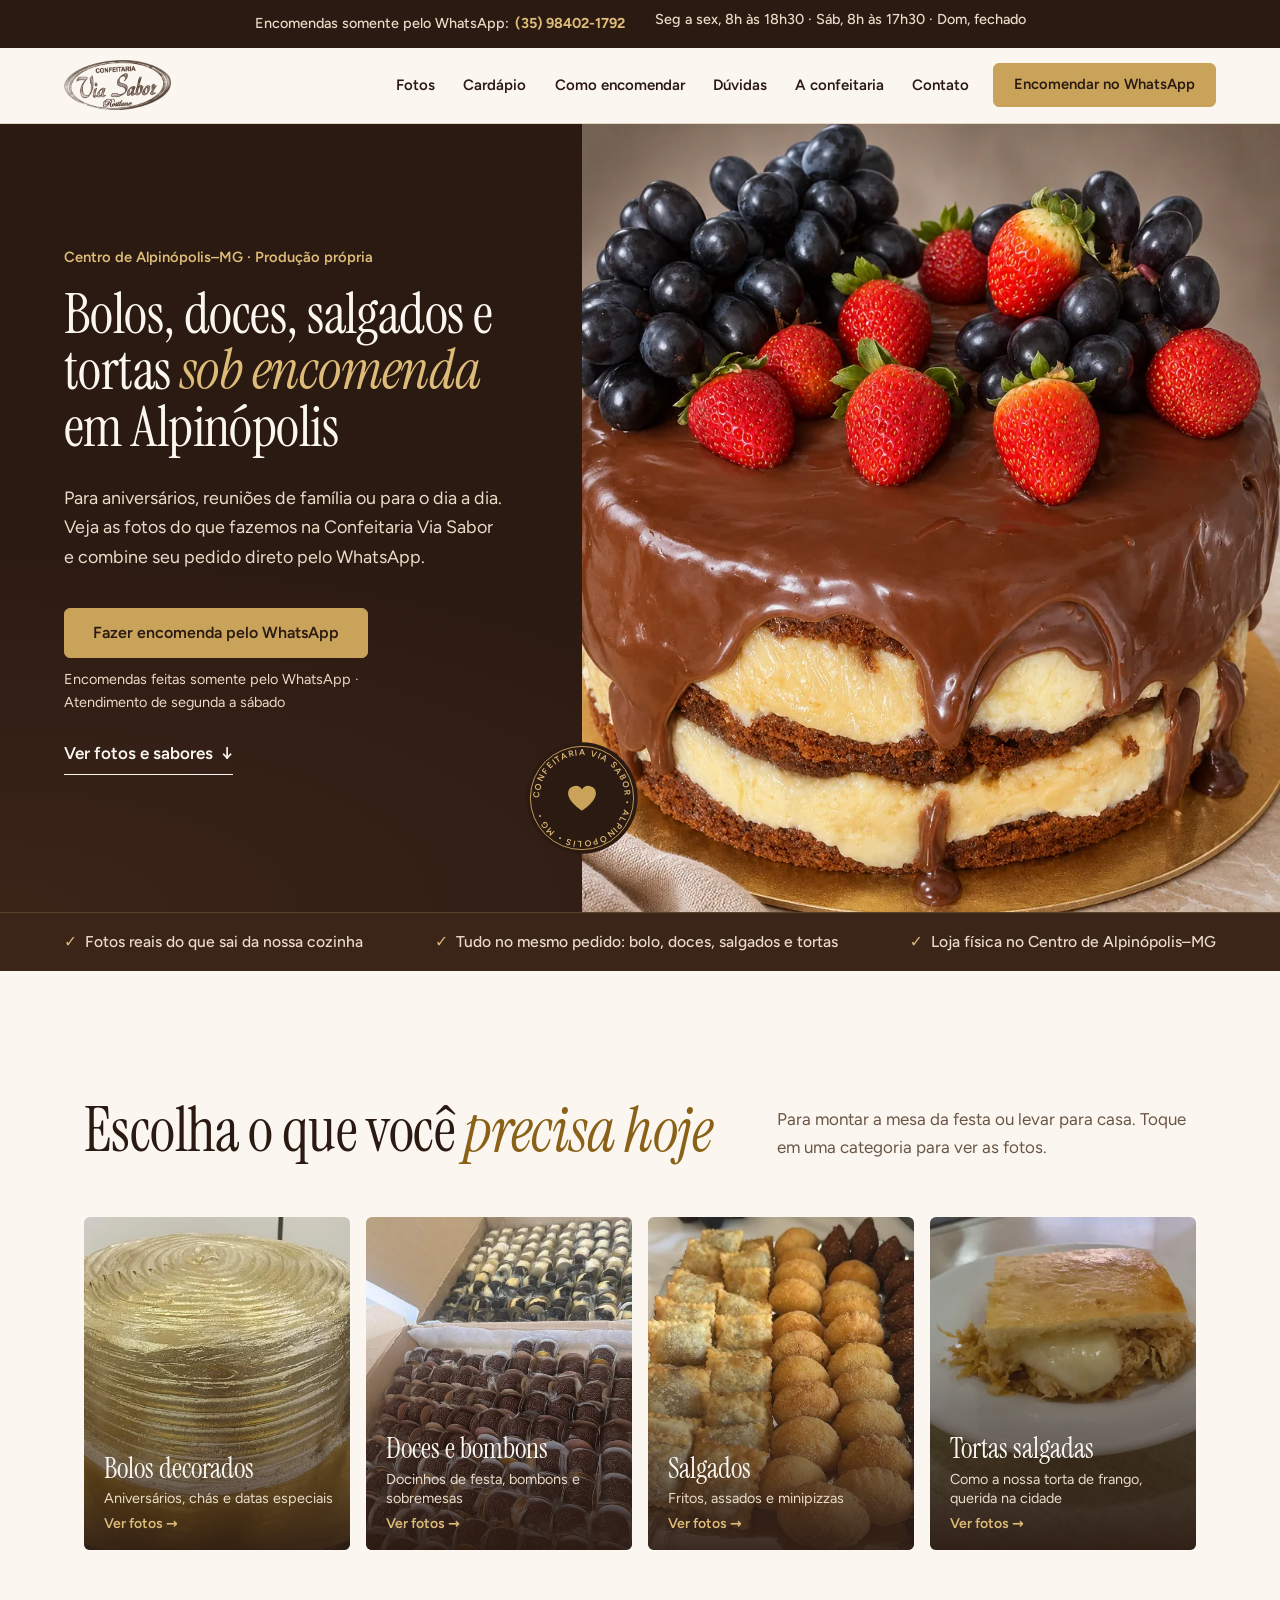
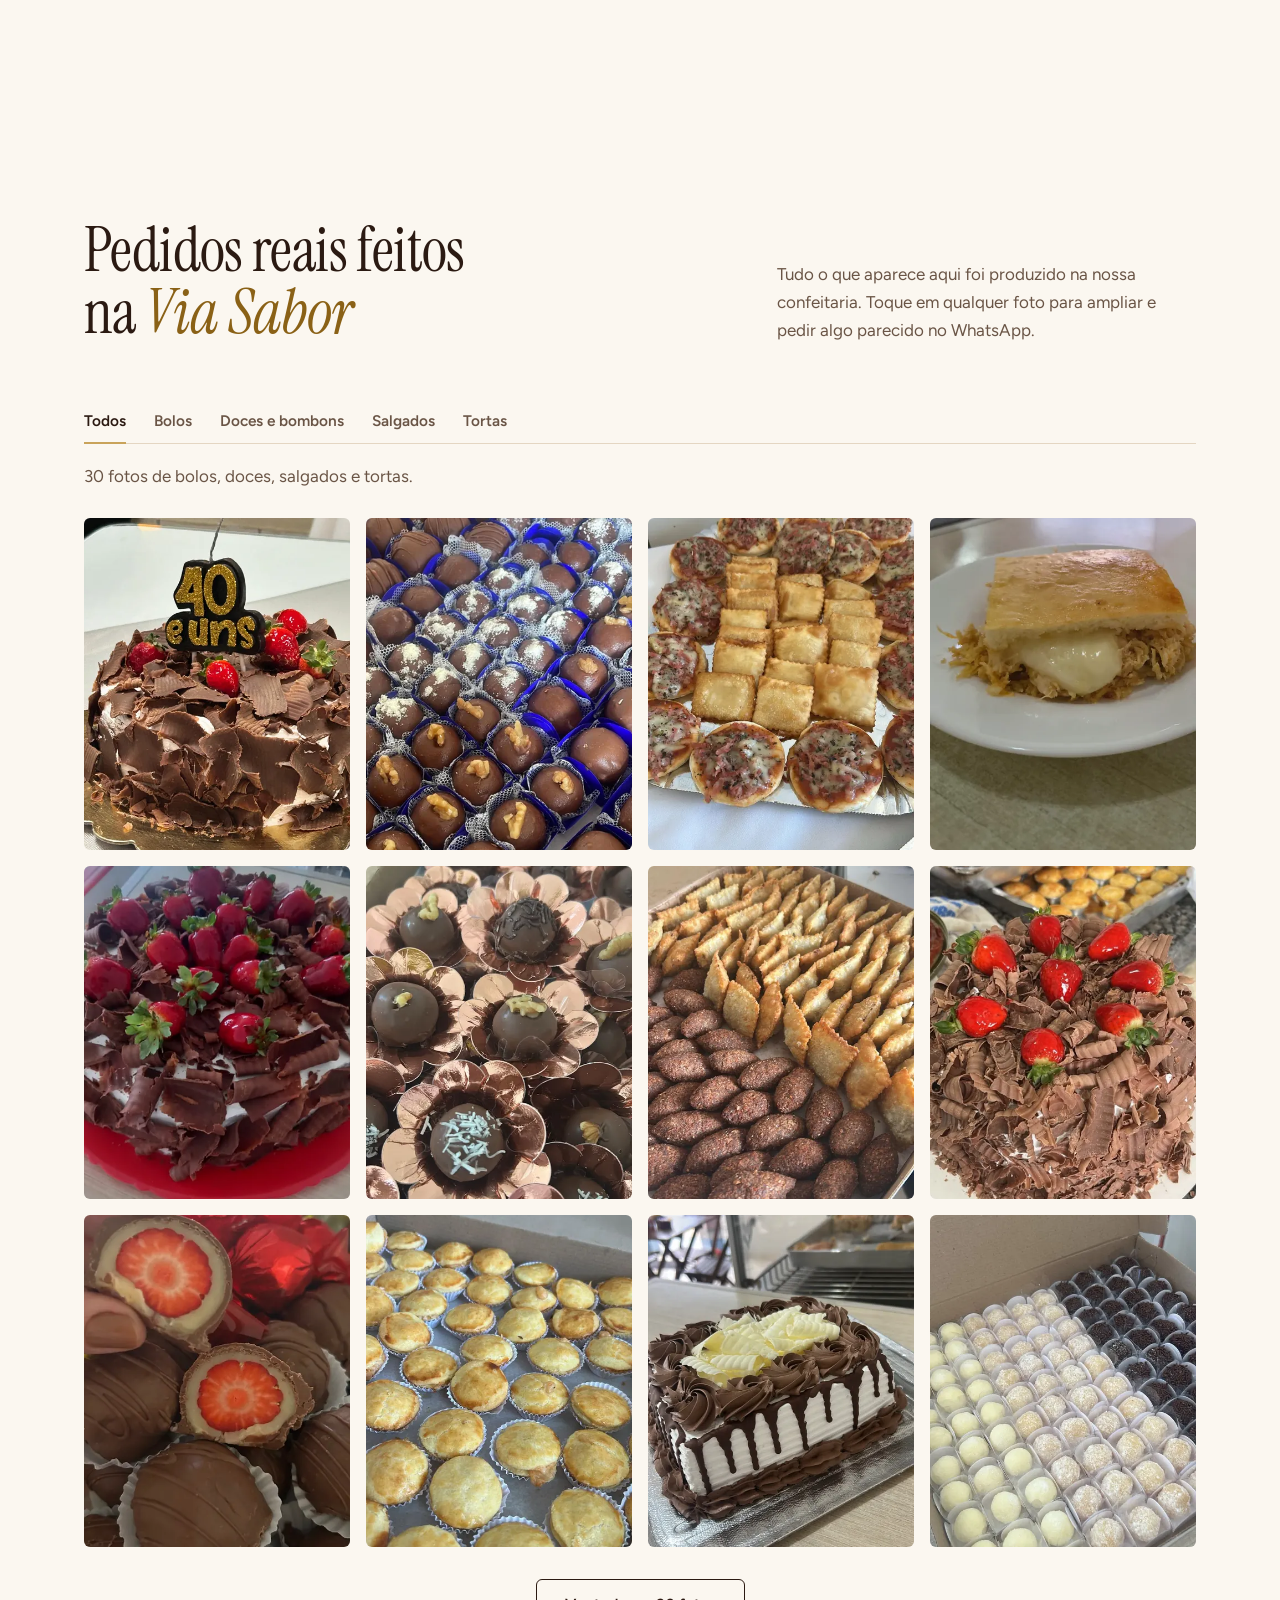
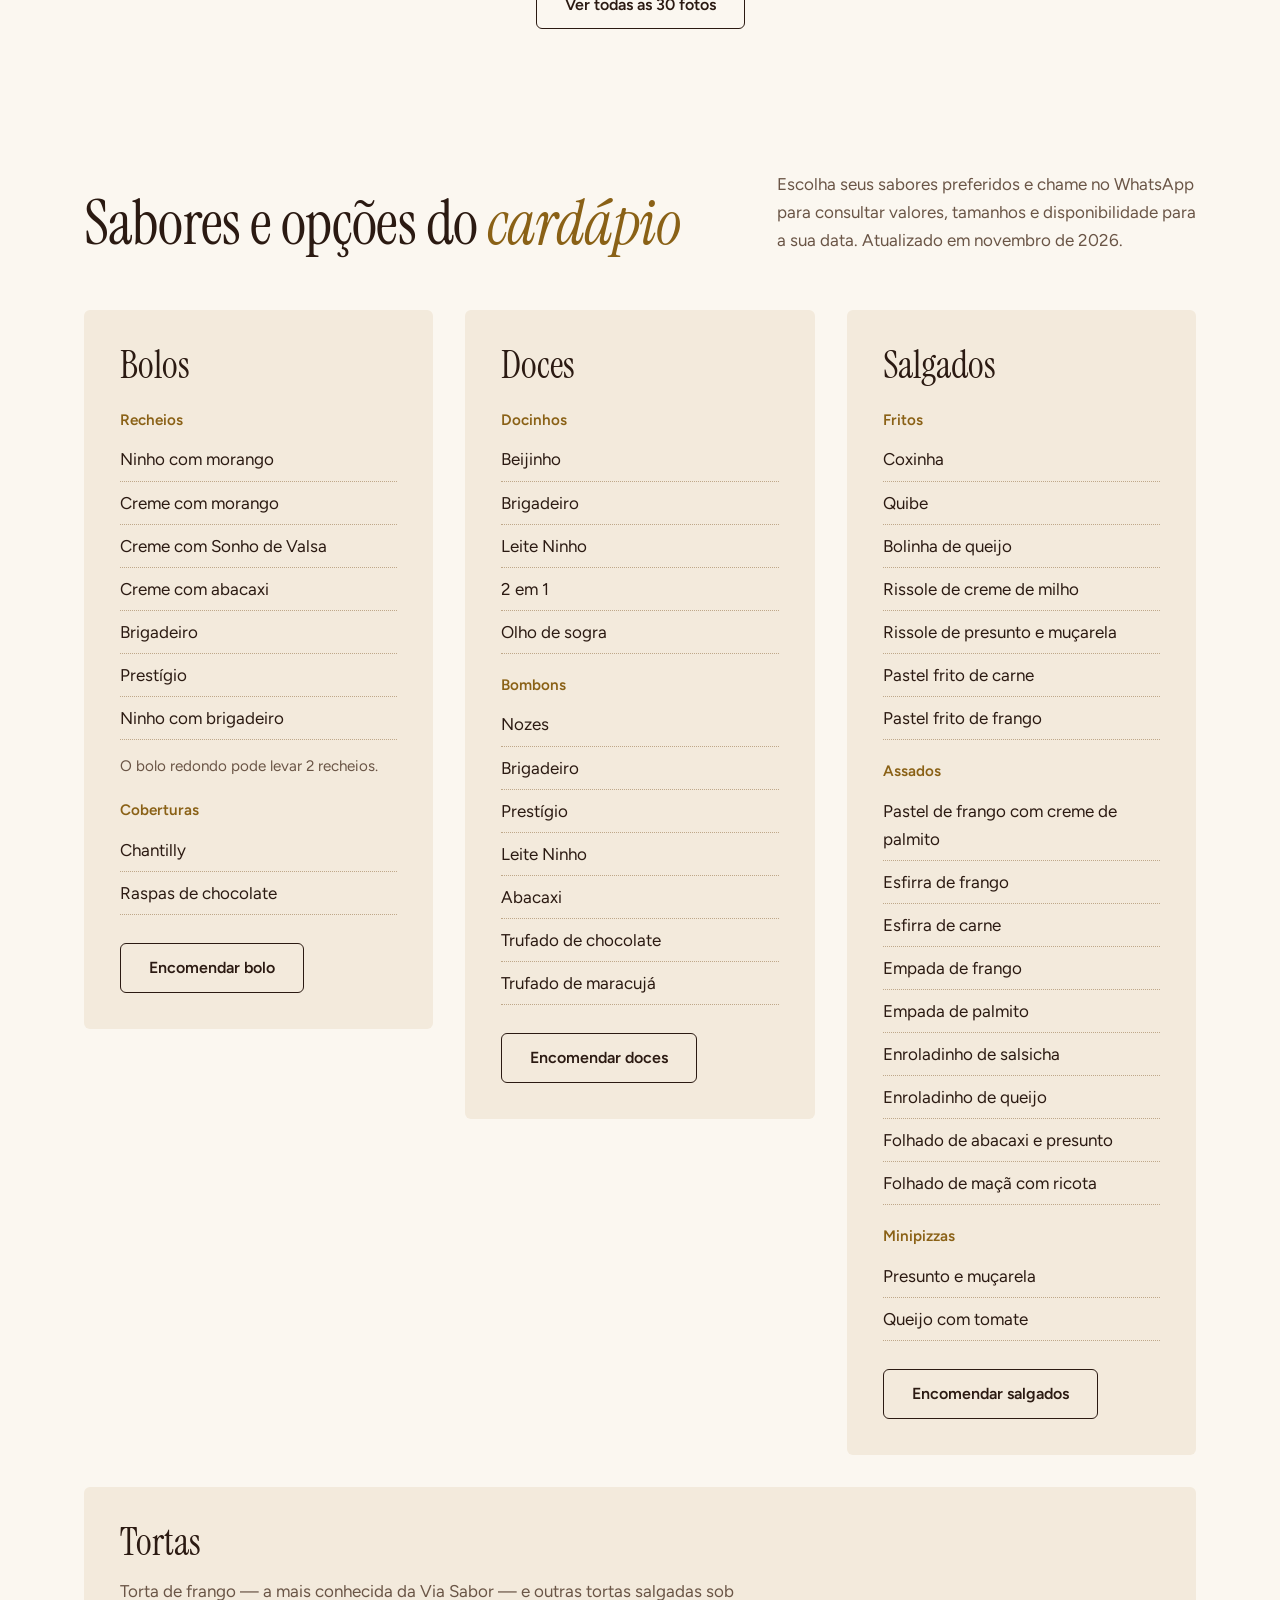
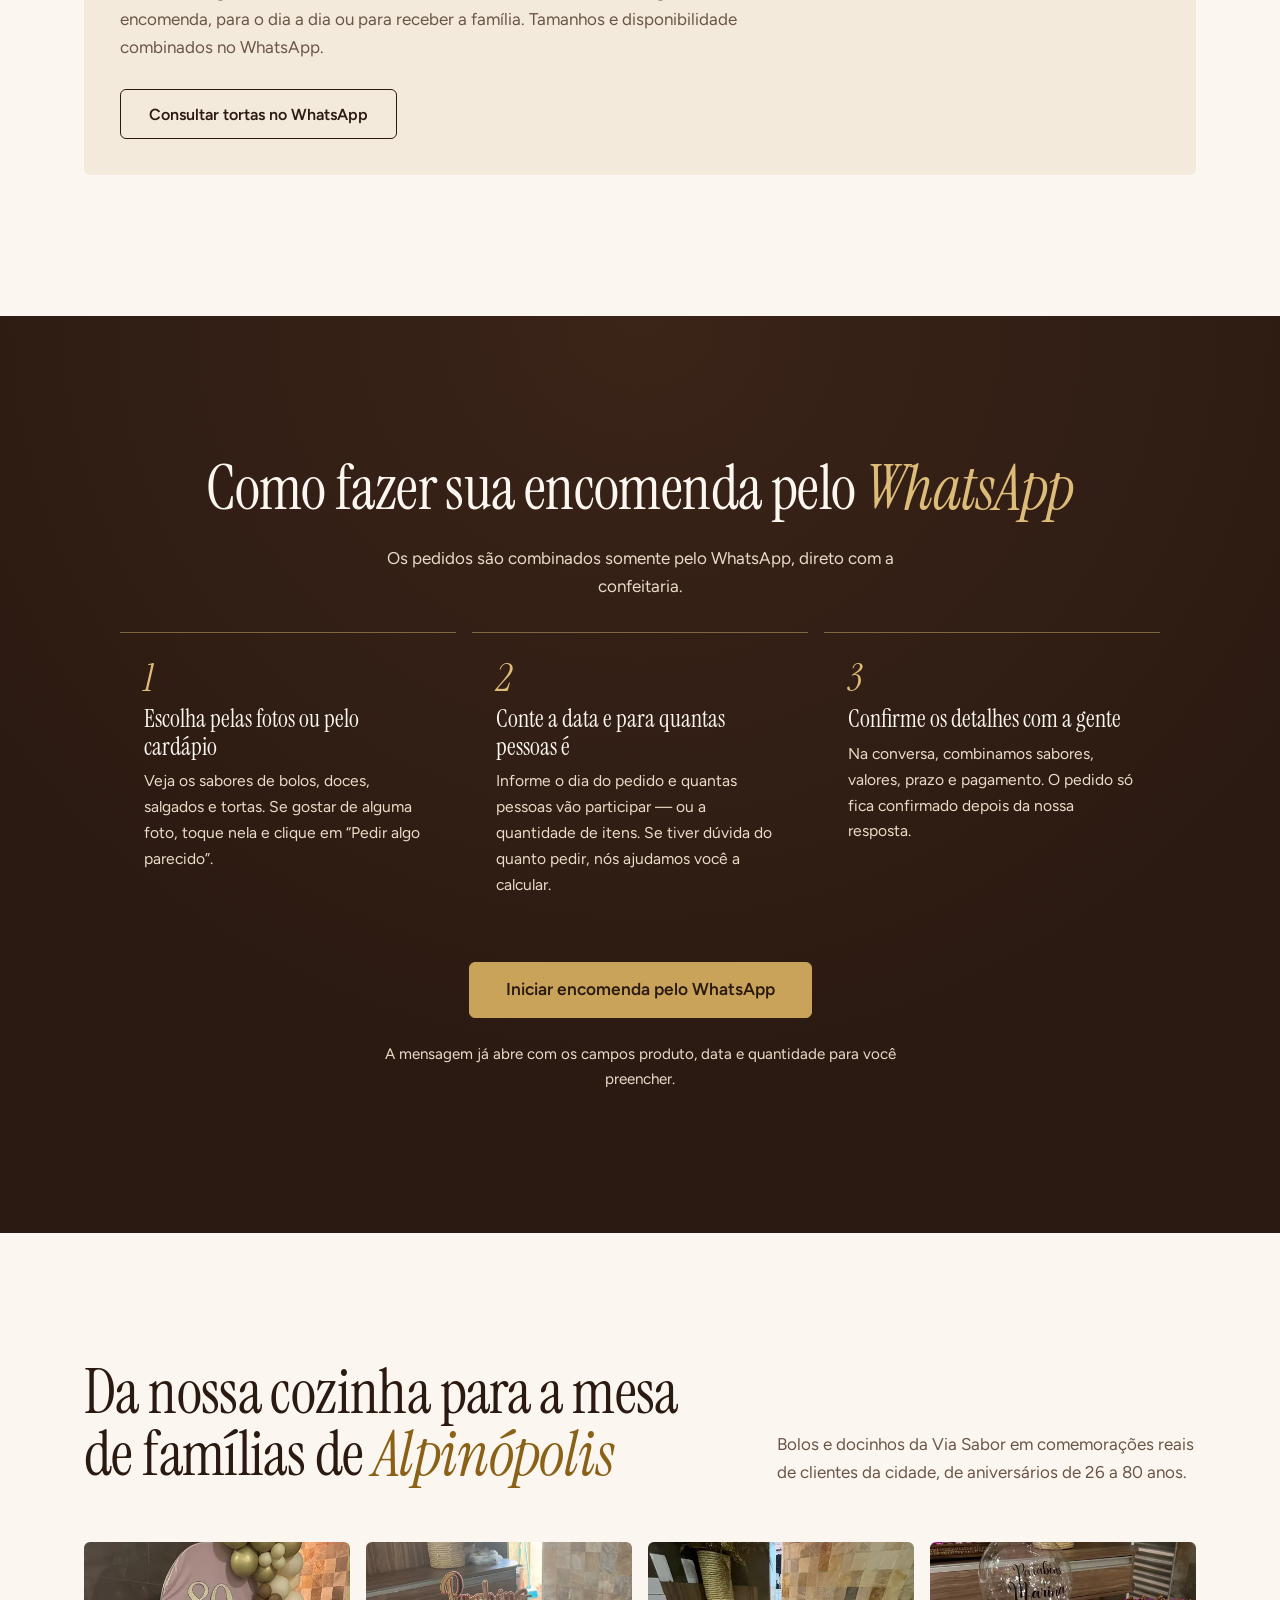
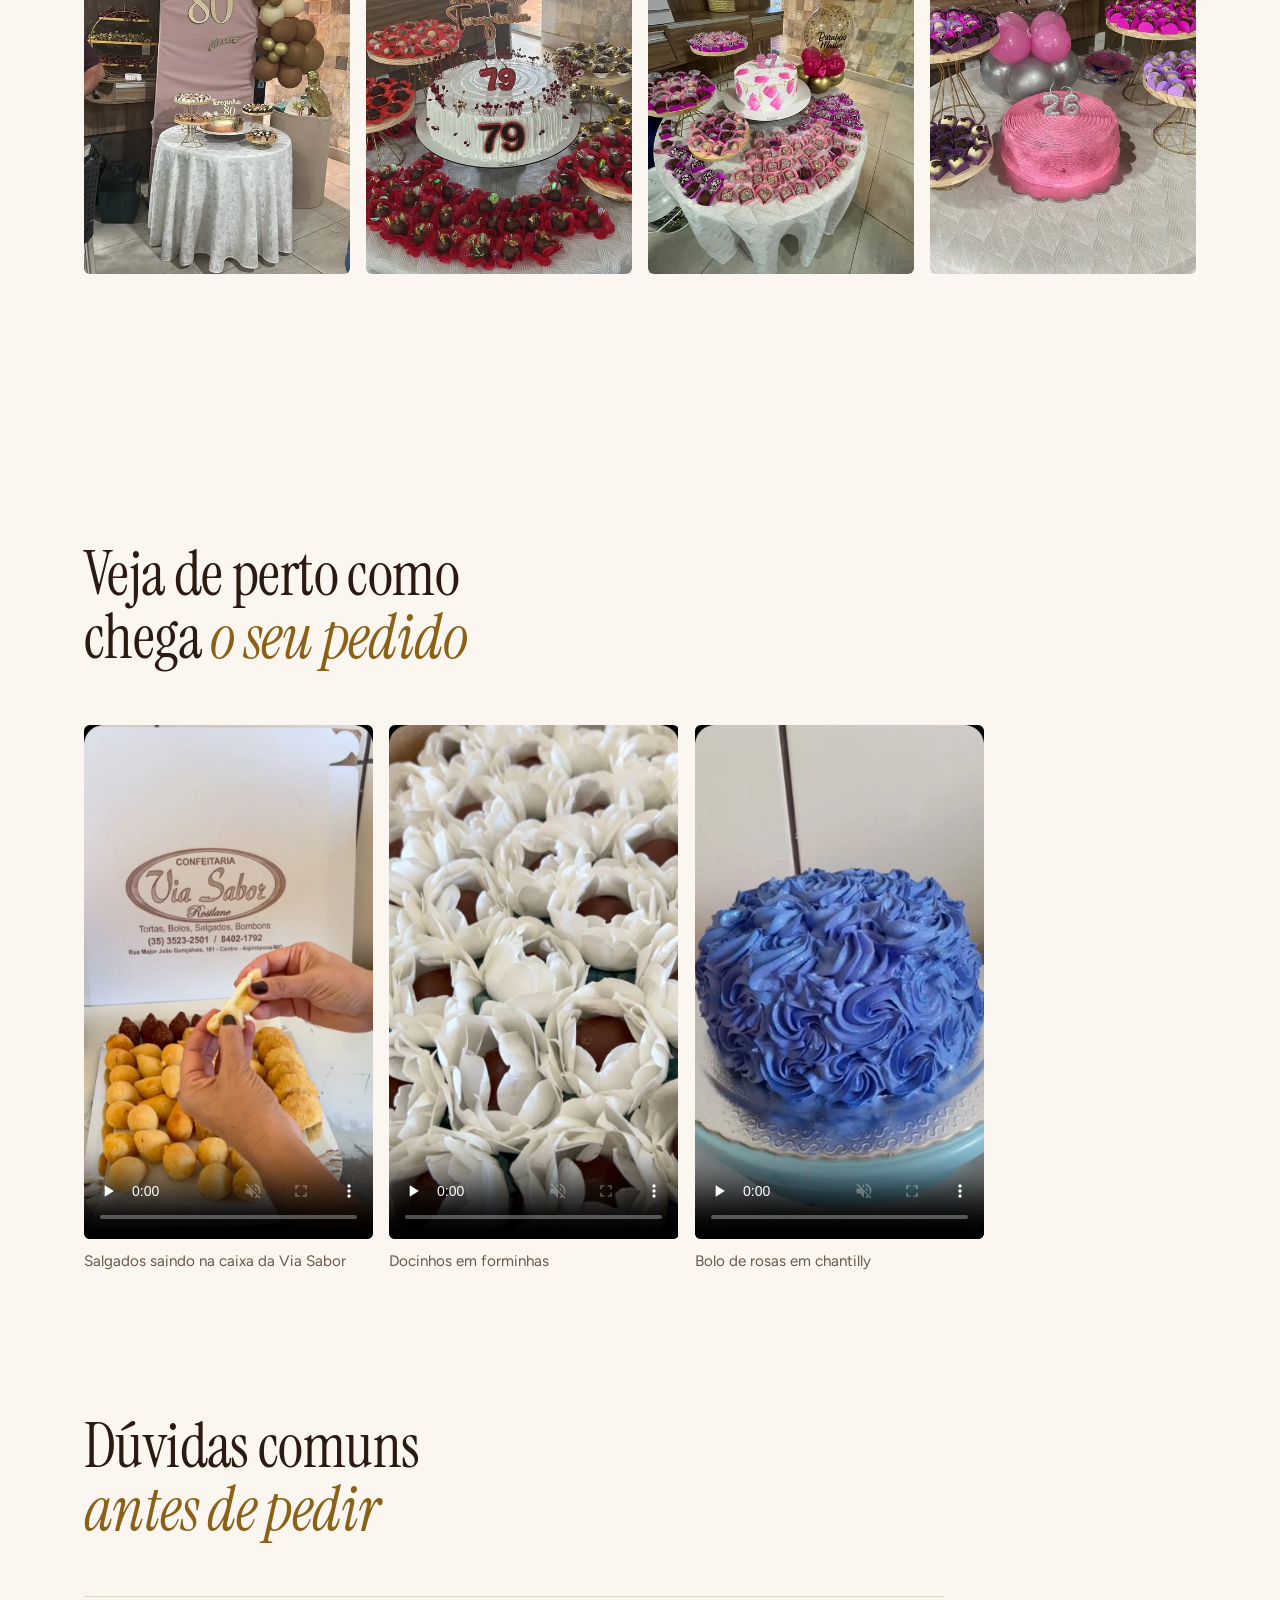
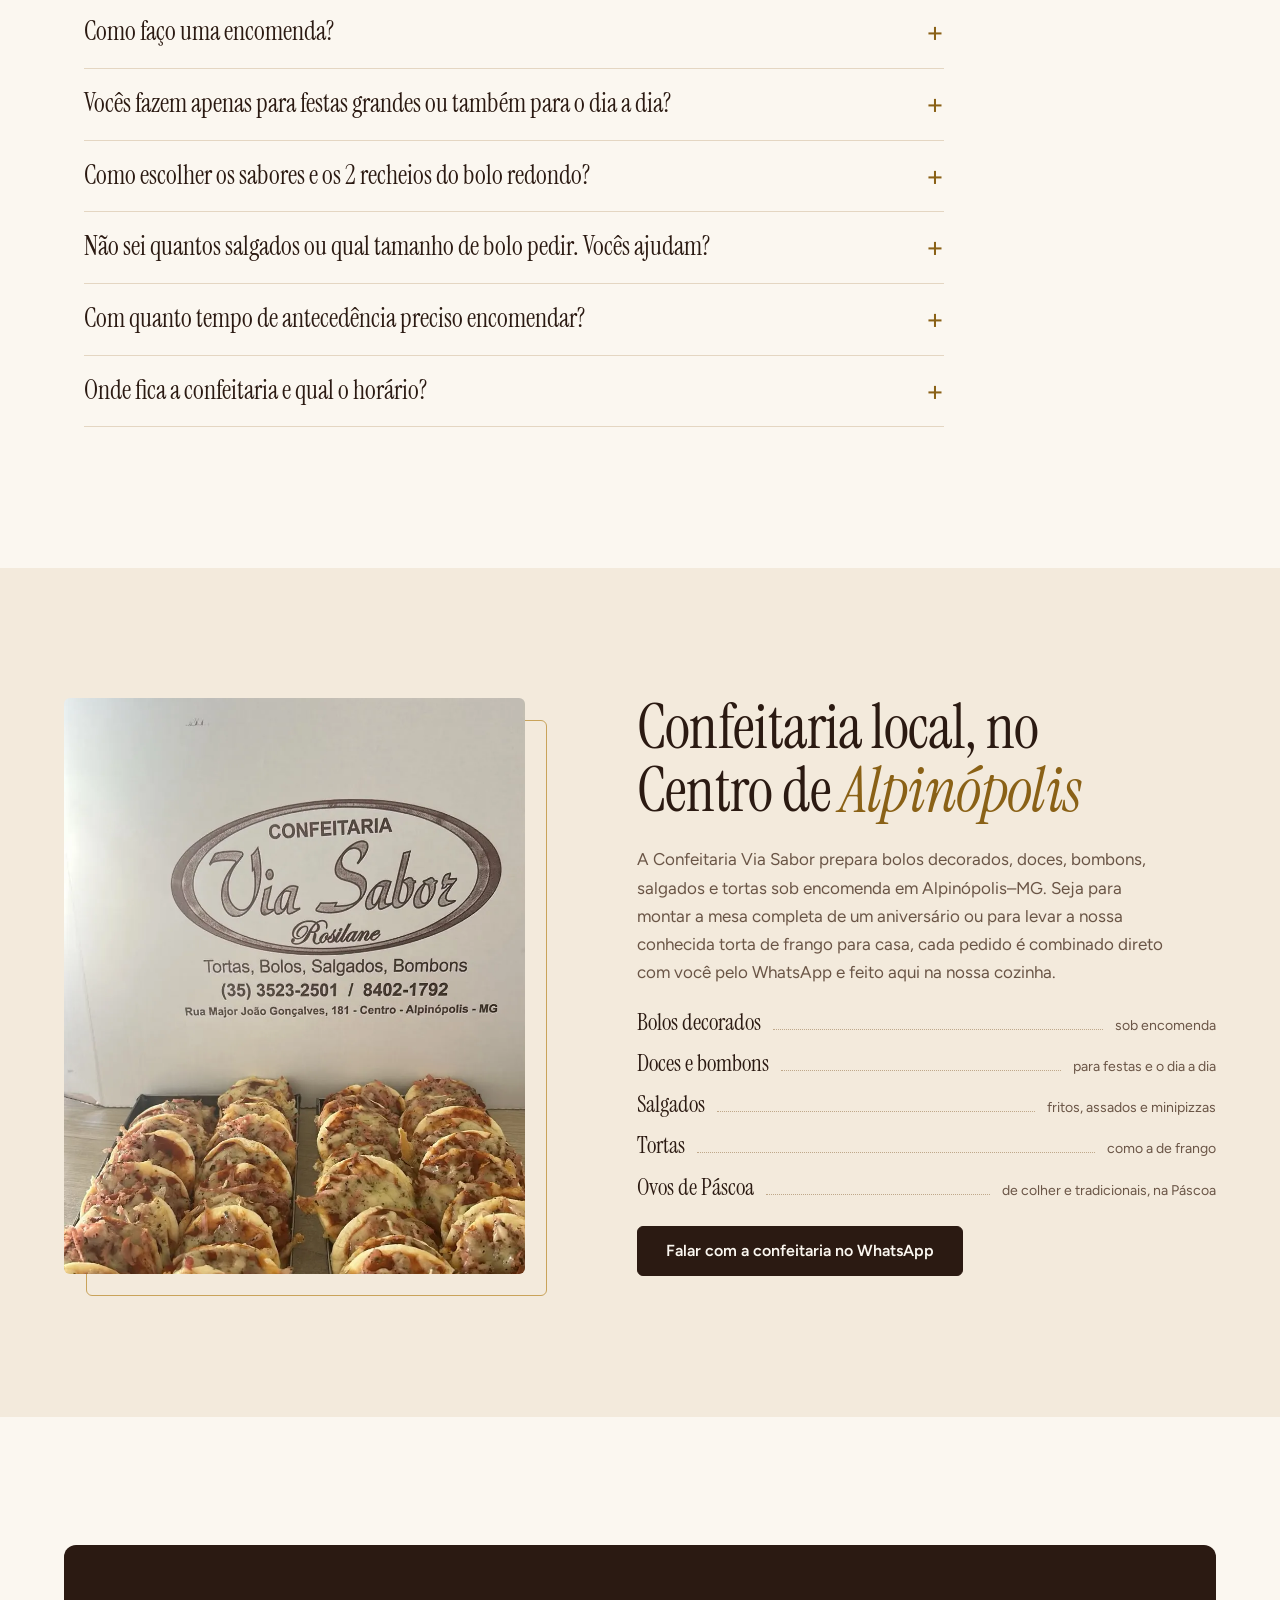
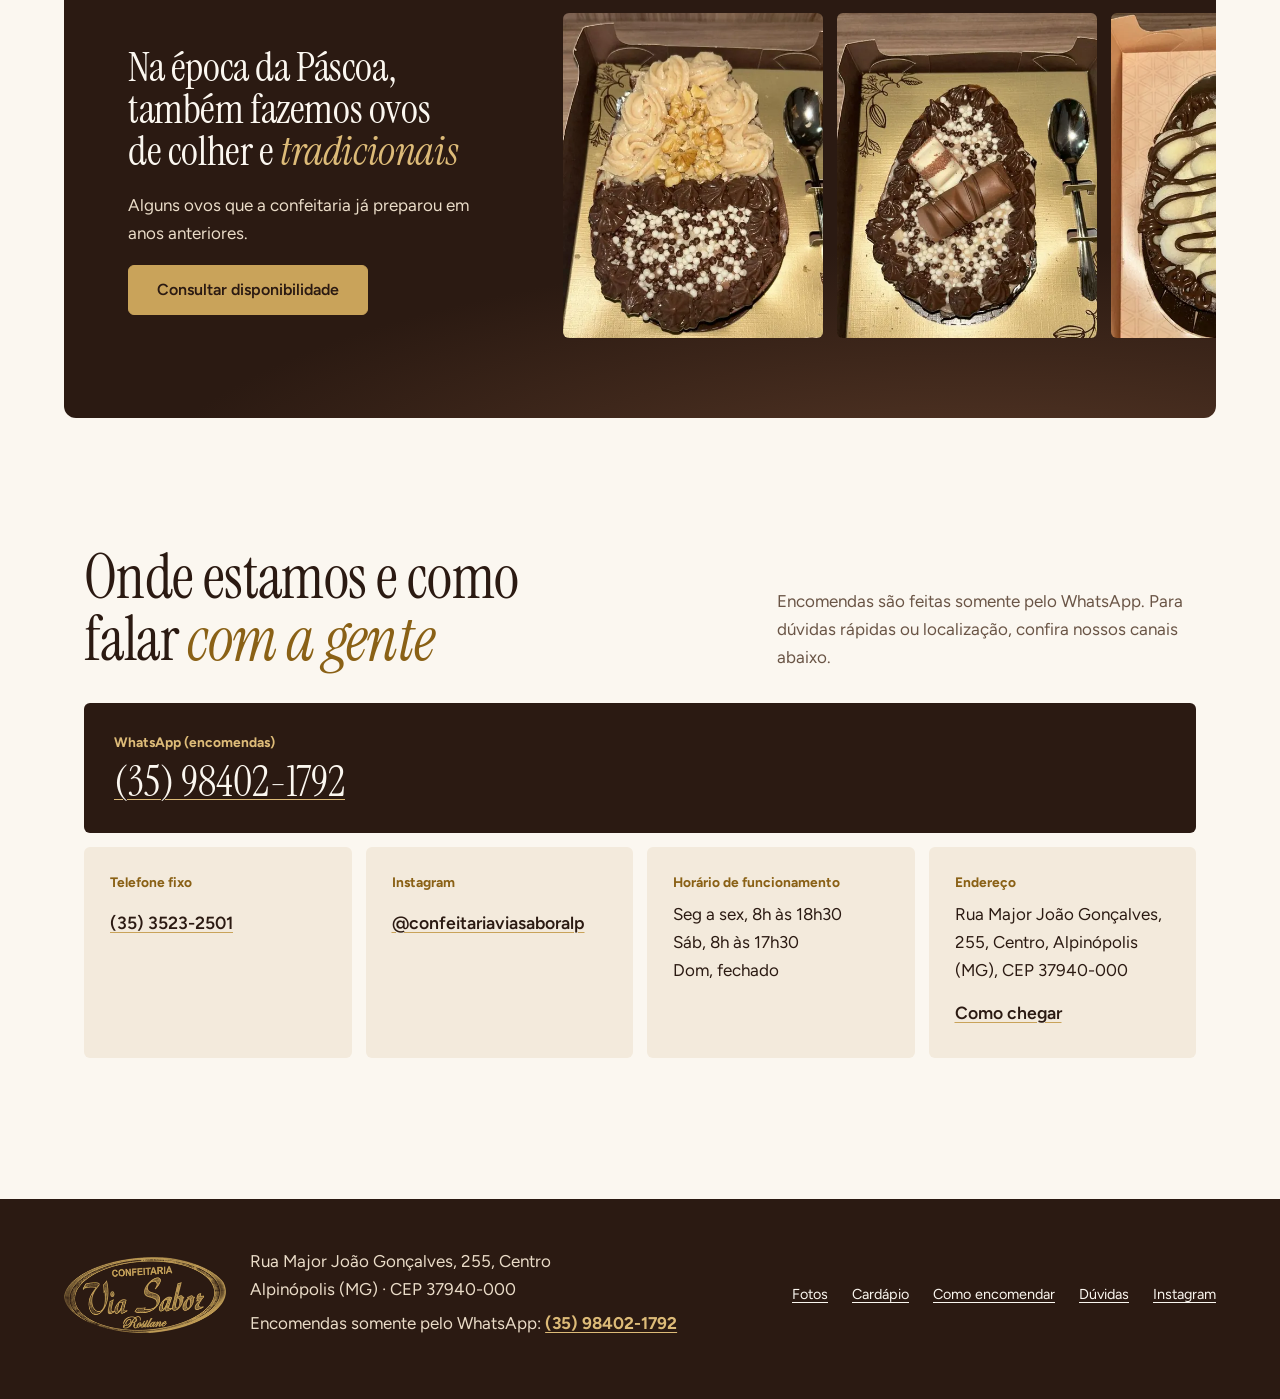
<file: index.html>
<!doctype html>
<html lang="pt-BR">
<head>
<meta charset="utf-8">
<meta name="viewport" content="width=device-width, initial-scale=1">
<title>Confeitaria Via Sabor em Alpinópolis (MG) | Bolos, doces, salgados e tortas</title>
<meta name="description" content="Bolos decorados, docinhos, bombons, salgados e torta de frango sob encomenda no Centro de Alpinópolis (MG), para festas e para o dia a dia. Encomendas pelo WhatsApp (35) 98402-1792.">
<link rel="canonical" href="https://confeitariaviasabor.com.br/">
<meta name="theme-color" content="#2B1A12">
<meta property="og:type" content="website">
<meta property="og:locale" content="pt_BR">
<meta property="og:site_name" content="Confeitaria Via Sabor">
<meta property="og:title" content="Confeitaria Via Sabor | Bolos, doces, salgados e tortas em Alpinópolis (MG)">
<meta property="og:description" content="Encomendas para festas e para o dia a dia, no Centro de Alpinópolis. Veja as fotos e peça pelo WhatsApp.">
<meta property="og:url" content="https://confeitariaviasabor.com.br/">
<meta property="og:image" content="https://confeitariaviasabor.com.br/assets/img/compartilhar.jpg?v=2">
<meta property="og:image:type" content="image/jpeg">
<meta property="og:image:width" content="1200">
<meta property="og:image:height" content="630">
<meta property="og:image:alt" content="Logo da Confeitaria Via Sabor ao lado de um bolo com calda de chocolate, morangos e uvas">
<meta name="twitter:card" content="summary_large_image">
<link rel="icon" href="assets/icone.svg" type="image/svg+xml">
<link rel="preload" href="assets/fonts/instrument-serif.woff2" as="font" type="font/woff2" crossorigin>
<link rel="preload" href="assets/fonts/instrument-serif-italico.woff2" as="font" type="font/woff2" crossorigin>
<link rel="preload" href="assets/fonts/figtree.woff2" as="font" type="font/woff2" crossorigin>
<link rel="preload" href="assets/img/bolo-calda-frutas-capa-900.webp" as="image" imagesrcset="assets/img/bolo-calda-frutas-capa-480.webp 480w, assets/img/bolo-calda-frutas-capa-900.webp 900w, assets/img/bolo-calda-frutas-capa-1172.webp 1172w" imagesizes="(min-width: 900px) 55vw, 100vw" fetchpriority="high">
<link rel="stylesheet" href="styles.css?v=15">
<!-- Dados estruturados: só fatos confirmados (ver README). Sem preço, priceRange ou nota de avaliação.
     O FAQPage repete palavra por palavra a seção #duvidas: mudou lá, mude aqui (o teste confere). -->
<script type="application/ld+json">
{
  "@context": "https://schema.org",
  "@graph": [
    {
      "@type": "WebSite",
      "@id": "https://confeitariaviasabor.com.br/#site",
      "url": "https://confeitariaviasabor.com.br/",
      "name": "Confeitaria Via Sabor",
      "inLanguage": "pt-BR",
      "publisher": { "@id": "https://confeitariaviasabor.com.br/#confeitaria" }
    },
    {
      "@type": "Bakery",
      "@id": "https://confeitariaviasabor.com.br/#confeitaria",
      "name": "Confeitaria Via Sabor",
      "url": "https://confeitariaviasabor.com.br/",
      "image": [
        "https://confeitariaviasabor.com.br/assets/img/compartilhar.jpg?v=2",
        "https://confeitariaviasabor.com.br/assets/img/bolo-calda-frutas-capa-1172.webp",
        "https://confeitariaviasabor.com.br/assets/img/torta-frango-728.webp"
      ],
      "logo": "https://confeitariaviasabor.com.br/assets/logo-800.png",
      "description": "Confeitaria no Centro de Alpinópolis (MG) que faz bolos decorados, docinhos, bombons, salgados fritos e assados, minipizzas e tortas salgadas sob encomenda, para festas e para o dia a dia. A torta de frango é a mais conhecida da casa. Encomendas somente pelo WhatsApp (35) 98402-1792; valores e disponibilidade são combinados na conversa.",
      "telephone": "+55-35-98402-1792",
      "contactPoint": [
        { "@type": "ContactPoint", "contactType": "encomendas (somente WhatsApp)", "telephone": "+55-35-98402-1792", "url": "https://wa.me/5535984021792", "availableLanguage": "pt-BR" },
        { "@type": "ContactPoint", "contactType": "telefone fixo", "telephone": "+55-35-3523-2501", "availableLanguage": "pt-BR" }
      ],
      "address": {
        "@type": "PostalAddress",
        "streetAddress": "Rua Major João Gonçalves, 255, Centro",
        "postalCode": "37940-000",
        "addressLocality": "Alpinópolis",
        "addressRegion": "MG",
        "addressCountry": "BR"
      },
      "openingHoursSpecification": [
        { "@type": "OpeningHoursSpecification", "dayOfWeek": ["Monday", "Tuesday", "Wednesday", "Thursday", "Friday"], "opens": "08:00", "closes": "18:30" },
        { "@type": "OpeningHoursSpecification", "dayOfWeek": "Saturday", "opens": "08:00", "closes": "17:30" }
      ],
      "areaServed": { "@type": "City", "name": "Alpinópolis", "containedInPlace": { "@type": "State", "name": "Minas Gerais" } },
      "hasMap": "https://www.google.com/maps/search/?api=1&query=Confeitaria%20Via%20Sabor%2C%20Rua%20Major%20Jo%C3%A3o%20Gon%C3%A7alves%2C%20255%2C%20Alpin%C3%B3polis%20-%20MG",
      "sameAs": ["https://www.instagram.com/confeitariaviasaboralp/"],
      "hasMenu": {
        "@type": "Menu",
        "name": "Cardápio da Confeitaria Via Sabor (novembro de 2026)",
        "description": "Sem preços no site: valores, tamanhos e disponibilidade são combinados pelo WhatsApp (35) 98402-1792.",
        "hasMenuSection": [
          { "@type": "MenuSection", "name": "Bolos", "description": "Bolos decorados sob encomenda. O bolo redondo pode levar até 2 recheios. Coberturas: chantilly ou raspas de chocolate.", "hasMenuItem": [
            { "@type": "MenuItem", "name": "Bolo com recheio de Ninho com morango" },
            { "@type": "MenuItem", "name": "Bolo com recheio de creme com morango" },
            { "@type": "MenuItem", "name": "Bolo com recheio de creme com Sonho de Valsa" },
            { "@type": "MenuItem", "name": "Bolo com recheio de creme com abacaxi" },
            { "@type": "MenuItem", "name": "Bolo com recheio de brigadeiro" },
            { "@type": "MenuItem", "name": "Bolo com recheio de prestígio" },
            { "@type": "MenuItem", "name": "Bolo com recheio de Ninho com brigadeiro" }
          ] },
          { "@type": "MenuSection", "name": "Doces", "hasMenuSection": [
            { "@type": "MenuSection", "name": "Docinhos", "hasMenuItem": [
              { "@type": "MenuItem", "name": "Beijinho" }, { "@type": "MenuItem", "name": "Brigadeiro" }, { "@type": "MenuItem", "name": "Leite Ninho" },
              { "@type": "MenuItem", "name": "2 em 1" }, { "@type": "MenuItem", "name": "Olho de sogra" }
            ] },
            { "@type": "MenuSection", "name": "Bombons", "hasMenuItem": [
              { "@type": "MenuItem", "name": "Bombom de nozes" }, { "@type": "MenuItem", "name": "Bombom de brigadeiro" }, { "@type": "MenuItem", "name": "Bombom de prestígio" },
              { "@type": "MenuItem", "name": "Bombom de Leite Ninho" }, { "@type": "MenuItem", "name": "Bombom de abacaxi" }, { "@type": "MenuItem", "name": "Bombom trufado de chocolate" },
              { "@type": "MenuItem", "name": "Bombom trufado de maracujá" }
            ] }
          ] },
          { "@type": "MenuSection", "name": "Salgados", "hasMenuSection": [
            { "@type": "MenuSection", "name": "Fritos", "hasMenuItem": [
              { "@type": "MenuItem", "name": "Coxinha" }, { "@type": "MenuItem", "name": "Quibe" }, { "@type": "MenuItem", "name": "Bolinha de queijo" },
              { "@type": "MenuItem", "name": "Rissole de creme de milho" }, { "@type": "MenuItem", "name": "Rissole de presunto e muçarela" },
              { "@type": "MenuItem", "name": "Pastel frito de carne" }, { "@type": "MenuItem", "name": "Pastel frito de frango" }
            ] },
            { "@type": "MenuSection", "name": "Assados", "hasMenuItem": [
              { "@type": "MenuItem", "name": "Pastel de frango com creme de palmito" }, { "@type": "MenuItem", "name": "Esfirra de frango" }, { "@type": "MenuItem", "name": "Esfirra de carne" },
              { "@type": "MenuItem", "name": "Empada de frango" }, { "@type": "MenuItem", "name": "Empada de palmito" }, { "@type": "MenuItem", "name": "Enroladinho de salsicha" },
              { "@type": "MenuItem", "name": "Enroladinho de queijo" }, { "@type": "MenuItem", "name": "Folhado de abacaxi e presunto" }, { "@type": "MenuItem", "name": "Folhado de maçã com ricota" }
            ] },
            { "@type": "MenuSection", "name": "Minipizzas", "hasMenuItem": [
              { "@type": "MenuItem", "name": "Minipizza de presunto e muçarela" }, { "@type": "MenuItem", "name": "Minipizza de queijo com tomate" }
            ] }
          ] },
          { "@type": "MenuSection", "name": "Tortas", "description": "Tortas salgadas sob encomenda; tamanhos e disponibilidade combinados no WhatsApp.", "hasMenuItem": [
            { "@type": "MenuItem", "name": "Torta de frango", "description": "A torta mais conhecida da Via Sabor." }
          ] },
          { "@type": "MenuSection", "name": "Ovos de Páscoa", "description": "Só na época da Páscoa; disponibilidade combinada no WhatsApp.", "hasMenuItem": [
            { "@type": "MenuItem", "name": "Ovo de colher" }, { "@type": "MenuItem", "name": "Ovo de Páscoa tradicional" }
          ] }
        ]
      }
    },
    {
      "@type": "FAQPage",
      "@id": "https://confeitariaviasabor.com.br/#duvidas",
      "mainEntity": [
        { "@type": "Question", "name": "Como faço uma encomenda?", "acceptedAnswer": { "@type": "Answer", "text": "Todas as encomendas são feitas somente pelo WhatsApp (35) 98402-1792. Você pode escolher uma foto do site, ver os sabores do cardápio e enviar sua mensagem com o produto e a data." } },
        { "@type": "Question", "name": "Vocês fazem apenas para festas grandes ou também para o dia a dia?", "acceptedAnswer": { "@type": "Answer", "text": "Atendemos tanto festas e aniversários quanto pedidos para o dia a dia, reuniões em família e finais de semana — como a nossa torta de frango, bolos, doces e salgados. Consulte a disponibilidade pelo WhatsApp." } },
        { "@type": "Question", "name": "Como escolher os sabores e os 2 recheios do bolo redondo?", "acceptedAnswer": { "@type": "Answer", "text": "No nosso cardápio você encontra opções como Ninho com morango, Creme com morango, Creme com Sonho de Valsa, Creme com abacaxi, Brigadeiro, Prestígio e Ninho com brigadeiro, além de cobertura em chantilly ou raspas de chocolate. No bolo redondo, você pode combinar até 2 recheios." } },
        { "@type": "Question", "name": "Não sei quantos salgados ou qual tamanho de bolo pedir. Vocês ajudam?", "acceptedAnswer": { "@type": "Answer", "text": "Sim. Basta dizer na conversa do WhatsApp para quantas pessoas será a festa ou reunião que ajudamos você a calcular a quantidade ideal de bolo, docinhos e salgados." } },
        { "@type": "Question", "name": "Com quanto tempo de antecedência preciso encomendar?", "acceptedAnswer": { "@type": "Answer", "text": "Recomendamos chamar no WhatsApp o quanto antes para garantir sua data na agenda, principalmente para finais de semana e bolos decorados. Na conversa, informamos a disponibilidade para o dia que você precisa." } },
        { "@type": "Question", "name": "Onde fica a confeitaria e qual o horário?", "acceptedAnswer": { "@type": "Answer", "text": "Estamos na Rua Major João Gonçalves, 255, no Centro de Alpinópolis (MG). Funcionamos de segunda a sexta das 8h às 18h30 e aos sábados das 8h às 17h30. Os detalhes do pedido são combinados pelo WhatsApp." } }
      ]
    }
  ]
}
</script>
</head>
<body>
<a class="pular" href="#conteudo">Pular para o conteúdo</a>

<!-- Caminho do texto em círculo do selo -->
<svg width="0" height="0" aria-hidden="true" style="position:absolute">
  <defs><path id="circulo" d="M50 50 m-37 0 a37 37 0 1 1 74 0 a37 37 0 1 1 -74 0"/></defs>
</svg>

<p class="barra-info">
  <span>Encomendas somente pelo WhatsApp: <a data-whatsapp href="https://wa.me/5535984021792" target="_blank" rel="noopener">(35) 98402-1792</a></span>
  <span>Seg a sex, 8h às 18h30 · Sáb, 8h às 17h30 · Dom, fechado</span>
</p>

<header class="topo">
  <a class="marca" href="#inicio">
    <img src="assets/logo-marrom-320.webp" width="320" height="150" alt="Confeitaria Via Sabor, início">
  </a>
  <button class="menu-botao" type="button" aria-expanded="false" aria-controls="menu">
    <span class="menu-icone" aria-hidden="true"></span>Menu
  </button>
  <nav id="menu" class="menu" aria-label="Principal">
    <a href="#produtos">Fotos</a>
    <a href="#cardapio">Cardápio</a>
    <a href="#como-encomendar">Como encomendar</a>
    <a href="#duvidas">Dúvidas</a>
    <a href="#sobre">A confeitaria</a>
    <a href="#contato">Contato</a>
  </nav>
  <a class="botao botao-pequeno topo-encomendar" data-whatsapp href="https://wa.me/5535984021792" target="_blank" rel="noopener"><span class="topo-longo">Encomendar no </span>WhatsApp</a>
</header>

<main id="conteudo">
  <section id="inicio" class="abertura">
    <div class="abertura-texto">
      <p class="kicker">Centro de Alpinópolis–MG · Produção própria</p>
      <h1>Bolos, doces, salgados e tortas <em>sob encomenda</em> em Alpinópolis</h1>
      <p class="apoio">Para aniversários, reuniões de família ou para o dia a dia. Veja as fotos do que fazemos na Confeitaria Via Sabor e combine seu pedido direto pelo WhatsApp.</p>
      <div class="acoes">
        <a class="botao" data-whatsapp href="https://wa.me/5535984021792" target="_blank" rel="noopener">Fazer encomenda pelo WhatsApp</a>
        <p class="acoes-nota">Encomendas feitas somente pelo WhatsApp · <span>Atendimento de segunda a sábado</span></p>
        <a class="link-seta" href="#produtos">Ver fotos e sabores <span aria-hidden="true">↓</span></a>
      </div>
    </div>
    <figure class="abertura-foto">
      <img src="assets/img/bolo-calda-frutas-capa-900.webp"
           srcset="assets/img/bolo-calda-frutas-capa-480.webp 480w, assets/img/bolo-calda-frutas-capa-900.webp 900w, assets/img/bolo-calda-frutas-capa-1172.webp 1172w"
           sizes="(min-width: 900px) 55vw, 100vw" width="1172" height="1342" fetchpriority="high"
           alt="Bolo recheado com calda de chocolate escorrendo, morangos e uvas no topo">
      <svg class="selo" viewBox="0 0 100 100" aria-hidden="true">
        <circle cx="50" cy="50" r="48"/>
        <circle class="selo-aro" cx="50" cy="50" r="44.5"/>
        <text><textPath href="#circulo">Confeitaria Via Sabor • Alpinópolis • MG •</textPath></text>
        <path class="selo-coracao" d="M50 61s-12-7.5-12-15a6.5 6.5 0 0 1 12-3.4A6.5 6.5 0 0 1 62 46c0 7.5-12 15-12 15z"/>
      </svg>
    </figure>
  </section>

  <ul class="provas">
    <li><span aria-hidden="true">✓</span> Fotos reais do que sai da nossa cozinha</li>
    <li><span aria-hidden="true">✓</span> Tudo no mesmo pedido: bolo, doces, salgados e tortas</li>
    <li><span aria-hidden="true">✓</span> Loja física no Centro de Alpinópolis–MG</li>
  </ul>

  <section class="secao categorias" aria-labelledby="categorias-titulo">
    <div class="secao-cabeca" data-revelar>
      <div>
        <h2 id="categorias-titulo">Escolha o que você <em>precisa hoje</em></h2>
      </div>
      <p>Para montar a mesa da festa ou levar para casa. Toque em uma categoria para ver as fotos.</p>
    </div>
    <ul class="cat-lista">
      <li data-revelar><a class="cat" href="#produtos" data-filtro="bolos">
        <img src="assets/img/bolo-dourado-480.webp" srcset="assets/img/bolo-dourado-480.webp 480w, assets/img/bolo-dourado-900.webp 900w" sizes="(min-width: 900px) 25vw, 50vw" width="900" height="900" alt="" loading="lazy">
        <span class="cat-texto"><span class="cat-nome">Bolos decorados</span><span class="cat-desc">Aniversários, chás e datas especiais</span><span class="cat-mais">Ver fotos <span aria-hidden="true">→</span></span></span></a></li>
      <li data-revelar><a class="cat" href="#produtos" data-filtro="docinhos">
        <img src="assets/img/brigadeiros-caixas-480.webp" srcset="assets/img/brigadeiros-caixas-480.webp 480w, assets/img/brigadeiros-caixas-720.webp 720w" sizes="(min-width: 900px) 25vw, 50vw" width="720" height="1280" alt="" loading="lazy">
        <span class="cat-texto"><span class="cat-nome">Doces e bombons</span><span class="cat-desc">Docinhos de festa, bombons e sobremesas</span><span class="cat-mais">Ver fotos <span aria-hidden="true">→</span></span></span></a></li>
      <li data-revelar><a class="cat" href="#produtos" data-filtro="salgados">
        <img src="assets/img/salgados-pasteis-coxinhas-quibes-480.webp" srcset="assets/img/salgados-pasteis-coxinhas-quibes-480.webp 480w, assets/img/salgados-pasteis-coxinhas-quibes-720.webp 720w" sizes="(min-width: 900px) 25vw, 50vw" width="720" height="1280" alt="" loading="lazy">
        <span class="cat-texto"><span class="cat-nome">Salgados</span><span class="cat-desc">Fritos, assados e minipizzas</span><span class="cat-mais">Ver fotos <span aria-hidden="true">→</span></span></span></a></li>
      <li data-revelar><a class="cat" href="#produtos" data-filtro="tortas">
        <!-- Única foto de torta: aparece aqui e também na galeria (filtro Tortas). -->
        <img data-tambem-na-galeria src="assets/img/torta-frango-480.webp" srcset="assets/img/torta-frango-480.webp 480w, assets/img/torta-frango-728.webp 728w" sizes="(min-width: 900px) 25vw, 50vw" width="728" height="910" alt="" loading="lazy">
        <span class="cat-texto"><span class="cat-nome">Tortas salgadas</span><span class="cat-desc">Como a nossa torta de frango, querida na cidade</span><span class="cat-mais">Ver fotos <span aria-hidden="true">→</span></span></span></a></li>
    </ul>
  </section>

  <section id="produtos" class="secao produtos" aria-labelledby="produtos-titulo">
    <div class="secao-cabeca" data-revelar>
      <div>
        <h2 id="produtos-titulo">Pedidos reais feitos na <em>Via Sabor</em></h2>
      </div>
      <p>Tudo o que aparece aqui foi produzido na nossa confeitaria. Toque em qualquer foto para ampliar e pedir algo parecido no WhatsApp.</p>
    </div>
    <div class="filtros" role="group" aria-label="Filtrar fotos por categoria"></div>
    <p class="filtro-texto" aria-live="polite"></p>
    <ul class="galeria" id="galeria" aria-label="Fotos de produtos"></ul>
    <button class="botao botao-contorno-escuro galeria-mais" type="button" aria-controls="galeria" hidden></button>
    <noscript><p>Veja mais fotos no <a href="https://www.instagram.com/confeitariaviasaboralp/">Instagram @confeitariaviasaboralp</a>.</p></noscript>
  </section>

  <section id="cardapio" class="secao sabores" aria-labelledby="cardapio-titulo">
    <div class="secao-cabeca" data-revelar>
      <div>
        <h2 id="cardapio-titulo">Sabores e opções do <em>cardápio</em></h2>
      </div>
      <p>Escolha seus sabores preferidos e chame no WhatsApp para consultar valores, tamanhos e disponibilidade para a sua data. Atualizado em novembro de 2026.</p>
    </div>
    <div class="sabores-grade">
      <article class="sabores-grupo" data-revelar>
        <h3>Bolos</h3>
        <h4>Recheios</h4>
        <ul>
          <li>Ninho com morango</li><li>Creme com morango</li><li>Creme com Sonho de Valsa</li><li>Creme com abacaxi</li>
          <li>Brigadeiro</li><li>Prestígio</li><li>Ninho com brigadeiro</li>
        </ul>
        <p class="sabores-nota">O bolo redondo pode levar 2 recheios.</p>
        <h4>Coberturas</h4>
        <ul><li>Chantilly</li><li>Raspas de chocolate</li></ul>
        <a class="botao botao-contorno-escuro" data-whatsapp data-msg="Olá, vi o cardápio no site da Confeitaria Via Sabor e gostaria de encomendar um bolo.&#10;Recheio:&#10;Cobertura:&#10;Data:&#10;Quantidade de pessoas:" href="https://wa.me/5535984021792" target="_blank" rel="noopener">Encomendar bolo</a>
      </article>
      <article class="sabores-grupo" data-revelar>
        <h3>Doces</h3>
        <h4>Docinhos</h4>
        <!-- TODO: confirmar nome do 5º docinho (o cardápio só dizia "Docinho"; saiu do site até a confeitaria confirmar). -->
        <ul><li>Beijinho</li><li>Brigadeiro</li><li>Leite Ninho</li><li>2 em 1</li><li>Olho de sogra</li></ul>
        <h4>Bombons</h4>
        <ul><li>Nozes</li><li>Brigadeiro</li><li>Prestígio</li><li>Leite Ninho</li><li>Abacaxi</li><li>Trufado de chocolate</li><li>Trufado de maracujá</li></ul>
        <a class="botao botao-contorno-escuro" data-whatsapp data-msg="Olá, vi o cardápio no site da Confeitaria Via Sabor e gostaria de encomendar doces.&#10;Sabores:&#10;Data:&#10;Quantidade:" href="https://wa.me/5535984021792" target="_blank" rel="noopener">Encomendar doces</a>
      </article>
      <article class="sabores-grupo" data-revelar>
        <h3>Salgados</h3>
        <h4>Fritos</h4>
        <ul>
          <li>Coxinha</li><li>Quibe</li><li>Bolinha de queijo</li><li>Rissole de creme de milho</li><li>Rissole de presunto e muçarela</li>
          <li>Pastel frito de carne</li><li>Pastel frito de frango</li>
        </ul>
        <h4>Assados</h4>
        <ul>
          <li>Pastel de frango com creme de palmito</li><li>Esfirra de frango</li><li>Esfirra de carne</li><li>Empada de frango</li><li>Empada de palmito</li>
          <li>Enroladinho de salsicha</li><li>Enroladinho de queijo</li><li>Folhado de abacaxi e presunto</li><li>Folhado de maçã com ricota</li>
        </ul>
        <h4>Minipizzas</h4>
        <ul><li>Presunto e muçarela</li><li>Queijo com tomate</li></ul>
        <a class="botao botao-contorno-escuro" data-whatsapp data-msg="Olá, vi o cardápio no site da Confeitaria Via Sabor e gostaria de encomendar salgados.&#10;Sabores:&#10;Data:&#10;Quantidade:" href="https://wa.me/5535984021792" target="_blank" rel="noopener">Encomendar salgados</a>
      </article>
      <article class="sabores-grupo sabores-tortas" data-revelar>
        <h3>Tortas</h3>
        <p>Torta de frango — a mais conhecida da Via Sabor — e outras tortas salgadas sob encomenda, para o dia a dia ou para receber a família. Tamanhos e disponibilidade combinados no WhatsApp.</p>
        <a class="botao botao-contorno-escuro" data-whatsapp data-msg="Olá, vi o site da Confeitaria Via Sabor e gostaria de saber sobre as tortas.&#10;Torta:&#10;Data:&#10;Quantidade de pessoas:" href="https://wa.me/5535984021792" target="_blank" rel="noopener">Consultar tortas no WhatsApp</a>
      </article>
    </div>
  </section>

  <section id="como-encomendar" class="encomenda" aria-labelledby="encomenda-titulo">
    <div data-revelar>
      <h2 id="encomenda-titulo">Como fazer sua encomenda pelo <em>WhatsApp</em></h2>
      <p>Os pedidos são combinados somente pelo WhatsApp, direto com a confeitaria.</p>
      <ol class="passos">
        <li><strong>Escolha pelas fotos ou pelo cardápio</strong><span>Veja os sabores de bolos, doces, salgados e tortas. Se gostar de alguma foto, toque nela e clique em “Pedir algo parecido”.</span></li>
        <li><strong>Conte a data e para quantas pessoas é</strong><span>Informe o dia do pedido e quantas pessoas vão participar — ou a quantidade de itens. Se tiver dúvida do quanto pedir, nós ajudamos você a calcular.</span></li>
        <li><strong>Confirme os detalhes com a gente</strong><span>Na conversa, combinamos sabores, valores, prazo e pagamento. O pedido só fica confirmado depois da nossa resposta.</span></li>
      </ol>
      <a class="botao botao-grande" data-whatsapp data-msg="Olá, vi o site da Confeitaria Via Sabor e gostaria de fazer uma encomenda.&#10;Produto:&#10;Data:&#10;Quantidade (pessoas ou unidades):" href="https://wa.me/5535984021792" target="_blank" rel="noopener">Iniciar encomenda pelo WhatsApp</a>
      <p class="encomenda-dica">A mensagem já abre com os campos produto, data e quantidade para você preencher.</p>
    </div>
  </section>

  <section id="celebracoes" class="secao celebracoes" aria-labelledby="celebracoes-titulo">
    <div class="secao-cabeca" data-revelar>
      <div>
        <h2 id="celebracoes-titulo">Da nossa cozinha para a mesa de famílias de <em>Alpinópolis</em></h2>
      </div>
      <p>Bolos e docinhos da Via Sabor em comemorações reais de clientes da cidade, de aniversários de 26 a 80 anos.</p>
    </div>
    <ul class="mosaico" data-cat="celebracoes"></ul>
  </section>

  <section id="videos" class="secao videos" aria-labelledby="videos-titulo">
    <div class="secao-cabeca">
      <div>
        <h2 id="videos-titulo">Veja de perto como chega <em>o seu pedido</em></h2>
      </div>
    </div>
    <ul class="videos-lista">
      <li><figure>
        <video controls preload="none" playsinline muted loop poster="videos/C-a3qfChN_P.webp" width="720" height="1280" aria-label="Salgados saindo na caixa da Via Sabor"><source src="videos/C-a3qfChN_P.mp4" type="video/mp4"></video>
        <figcaption>Salgados saindo na caixa da Via Sabor</figcaption>
      </figure></li>
      <li><figure>
        <video controls preload="none" playsinline muted loop poster="videos/C-a3mQBhx_i.webp" width="720" height="1280" aria-label="Docinhos em forminhas"><source src="videos/C-a3mQBhx_i.mp4" type="video/mp4"></video>
        <figcaption>Docinhos em forminhas</figcaption>
      </figure></li>
      <li><figure>
        <video controls preload="none" playsinline muted loop poster="videos/C-a2mpNvbC1.webp" width="720" height="1280" aria-label="Bolo de rosas em chantilly"><source src="videos/C-a2mpNvbC1.mp4" type="video/mp4"></video>
        <figcaption>Bolo de rosas em chantilly</figcaption>
      </figure></li>
    </ul>
  </section>

  <section id="duvidas" class="secao duvidas" aria-labelledby="duvidas-titulo">
    <div class="secao-cabeca" data-revelar>
      <div>
        <h2 id="duvidas-titulo">Dúvidas comuns <em>antes de pedir</em></h2>
      </div>
    </div>
    <div class="duvidas-lista">
      <details>
        <summary><h3>Como faço uma encomenda?</h3></summary>
        <p>Todas as encomendas são feitas somente pelo WhatsApp <a data-whatsapp href="https://wa.me/5535984021792" target="_blank" rel="noopener">(35) 98402-1792</a>. Você pode escolher uma foto do site, ver os sabores do cardápio e enviar sua mensagem com o produto e a data.</p>
      </details>
      <details>
        <summary><h3>Vocês fazem apenas para festas grandes ou também para o dia a dia?</h3></summary>
        <p>Atendemos tanto festas e aniversários quanto pedidos para o dia a dia, reuniões em família e finais de semana — como a nossa torta de frango, bolos, doces e salgados. Consulte a disponibilidade pelo WhatsApp.</p>
      </details>
      <details>
        <summary><h3>Como escolher os sabores e os 2 recheios do bolo redondo?</h3></summary>
        <p>No nosso <a href="#cardapio">cardápio</a> você encontra opções como Ninho com morango, Creme com morango, Creme com Sonho de Valsa, Creme com abacaxi, Brigadeiro, Prestígio e Ninho com brigadeiro, além de cobertura em chantilly ou raspas de chocolate. No bolo redondo, você pode combinar até 2 recheios.</p>
      </details>
      <details>
        <summary><h3>Não sei quantos salgados ou qual tamanho de bolo pedir. Vocês ajudam?</h3></summary>
        <p>Sim. Basta dizer na conversa do WhatsApp para quantas pessoas será a festa ou reunião que ajudamos você a calcular a quantidade ideal de bolo, docinhos e salgados.</p>
      </details>
      <details>
        <summary><h3>Com quanto tempo de antecedência preciso encomendar?</h3></summary>
        <p>Recomendamos chamar no WhatsApp o quanto antes para garantir sua data na agenda, principalmente para finais de semana e bolos decorados. Na conversa, informamos a disponibilidade para o dia que você precisa.</p>
      </details>
      <details>
        <summary><h3>Onde fica a confeitaria e qual o horário?</h3></summary>
        <p>Estamos na Rua Major João Gonçalves, 255, no Centro de Alpinópolis (MG). Funcionamos de segunda a sexta das 8h às 18h30 e aos sábados das 8h às 17h30. Os detalhes do pedido são combinados pelo WhatsApp.</p>
      </details>
    </div>
  </section>

  <section id="sobre" class="historia" aria-labelledby="sobre-titulo">
    <div class="historia-foto" data-revelar>
      <!-- Atenção: a arte impressa na caixa desta foto mostra o número antigo 181; o endereço atual é 255.
           Trocar por uma foto com a caixa nova quando houver. -->
      <img src="assets/img/salgados-minipizzas-900.webp"
           srcset="assets/img/salgados-minipizzas-480.webp 480w, assets/img/salgados-minipizzas-900.webp 900w"
           sizes="(min-width: 900px) 40vw, 90vw" width="900" height="1600" loading="lazy"
           alt="Minipizzas em bandejas na frente da caixa da Confeitaria Via Sabor">
    </div>
    <div class="historia-texto" data-revelar>
      <h2 id="sobre-titulo">Confeitaria local, no Centro de <em>Alpinópolis</em></h2>
      <p>A Confeitaria Via Sabor prepara bolos decorados, doces, bombons, salgados e tortas sob encomenda em Alpinópolis–MG. Seja para montar a mesa completa de um aniversário ou para levar a nossa conhecida torta de frango para casa, cada pedido é combinado direto com você pelo WhatsApp e feito aqui na nossa cozinha.</p>
      <ul class="cardapio">
        <li><span>Bolos decorados</span><small>sob encomenda</small></li>
        <li><span>Doces e bombons</span><small>para festas e o dia a dia</small></li>
        <li><span>Salgados</span><small>fritos, assados e minipizzas</small></li>
        <li><span>Tortas</span><small>como a de frango</small></li>
        <li><span>Ovos de Páscoa</span><small>de colher e tradicionais, na Páscoa</small></li>
      </ul>
      <a class="botao botao-escuro" data-whatsapp href="https://wa.me/5535984021792" target="_blank" rel="noopener">Falar com a confeitaria no WhatsApp</a>
    </div>
  </section>

  <section id="pascoa" class="pascoa" aria-labelledby="pascoa-titulo">
    <div class="pascoa-cartao">
      <div class="pascoa-texto" data-revelar>
        <h2 id="pascoa-titulo">Na época da Páscoa, também fazemos ovos de colher e <em>tradicionais</em></h2>
        <p>Alguns ovos que a confeitaria já preparou em anos anteriores.</p>
        <p class="pascoa-aviso" data-pascoa></p>
        <a class="botao" data-whatsapp href="https://wa.me/5535984021792" target="_blank" rel="noopener" data-msg="Olá, vi o site da Confeitaria Via Sabor e gostaria de saber sobre os ovos de Páscoa.">Consultar disponibilidade</a>
      </div>
      <ul class="faixa" data-cat="pascoa" aria-label="Fotos de ovos de Páscoa (role para o lado)" tabindex="0"></ul>
    </div>
  </section>

  <section id="contato" class="secao contato" aria-labelledby="contato-titulo">
    <div class="secao-cabeca">
      <div>
        <h2 id="contato-titulo">Onde estamos e como falar <em>com a gente</em></h2>
      </div>
      <p>Encomendas são feitas somente pelo WhatsApp. Para dúvidas rápidas ou localização, confira nossos canais abaixo.</p>
    </div>
    <ul class="canais">
      <!-- NAP fixo no HTML (não depende de JS) para Google, IAs e prévias de link. Igual ao rodapé e ao JSON-LD. -->
      <li class="canal-destaque">
        <span class="canal-rotulo">WhatsApp (encomendas)</span>
        <a href="https://wa.me/5535984021792" target="_blank" rel="noopener">(35) 98402-1792</a>
      </li>
      <li>
        <span class="canal-rotulo">Telefone fixo</span>
        <a href="tel:+553535232501">(35) 3523-2501</a>
      </li>
      <li>
        <span class="canal-rotulo">Instagram</span>
        <a href="https://www.instagram.com/confeitariaviasaboralp/" target="_blank" rel="noopener">@confeitariaviasaboralp</a>
      </li>
      <li>
        <span class="canal-rotulo">Horário de funcionamento</span>
        <span>Seg a sex, 8h às 18h30<br>Sáb, 8h às 17h30<br>Dom, fechado</span>
      </li>
      <li>
        <span class="canal-rotulo">Endereço</span>
        <span>Rua Major João Gonçalves, 255, Centro, Alpinópolis (MG), <span style="white-space:nowrap">CEP 37940-000</span></span>
        <a href="https://www.google.com/maps/search/?api=1&amp;query=Confeitaria%20Via%20Sabor%2C%20Rua%20Major%20Jo%C3%A3o%20Gon%C3%A7alves%2C%20255%2C%20Alpin%C3%B3polis%20-%20MG" target="_blank" rel="noopener">Como chegar</a>
      </li>
    </ul>
  </section>
</main>

<footer class="rodape">
  <img class="rodape-logo" src="assets/logo-dourado-320.webp" width="320" height="150" alt="Confeitaria Via Sabor" loading="lazy">
  <p>Rua Major João Gonçalves, 255, Centro<br>Alpinópolis (MG) · CEP 37940-000<br>Encomendas somente pelo WhatsApp: <a data-whatsapp href="https://wa.me/5535984021792" target="_blank" rel="noopener">(35) 98402-1792</a></p>
  <nav aria-label="Rodapé">
    <a href="#produtos">Fotos</a>
    <a href="#cardapio">Cardápio</a>
    <a href="#como-encomendar">Como encomendar</a>
    <a href="#duvidas">Dúvidas</a>
    <a href="https://www.instagram.com/confeitariaviasaboralp/" target="_blank" rel="noopener">Instagram</a>
  </nav>
</footer>

<dialog class="ampliar" aria-label="Foto ampliada">
  <figure>
    <figcaption></figcaption>
  </figure>
  <div class="ampliar-controles">
    <button type="button" data-anterior aria-label="Foto anterior">‹</button>
    <span class="ampliar-contagem" aria-live="polite"></span>
    <button type="button" data-proxima aria-label="Próxima foto">›</button>
  </div>
  <div class="ampliar-acoes">
    <a class="botao" data-referencia href="https://wa.me/5535984021792" target="_blank" rel="noopener">Pedir algo parecido</a>
    <button class="botao botao-contorno" type="button" data-fechar>Fechar</button>
  </div>
</dialog>

<script src="config.js?v=15"></script>
<script src="assets/fotos.js?v=15"></script>
<script src="app.js?v=15"></script>
</body>
</html>
</file>
<file: styles.css>
@font-face { font-family: "Instrument Serif"; src: url("assets/fonts/instrument-serif.woff2") format("woff2"); font-weight: 400; font-style: normal; font-display: swap; }
@font-face { font-family: "Instrument Serif"; src: url("assets/fonts/instrument-serif-italico.woff2") format("woff2"); font-weight: 400; font-style: italic; font-display: swap; }
@font-face { font-family: "Figtree"; src: url("assets/fonts/figtree.woff2") format("woff2"); font-weight: 300 900; font-display: swap; }

/* Cores da marca: chocolate, creme e dourado (o dourado só como detalhe) */
:root {
  --chocolate: #2B1A12;
  --chocolate-2: #3B2418;
  --chocolate-3: #5A3A28;
  --papel: #FBF7F0;
  --creme: #F3EADC;
  --linha: #E4D6C2;
  --dourado: #C9A35A;        /* preenchimentos: botões, selo (texto chocolate por cima, 7:1) */
  --dourado-hover: #B48D45;
  --dourado-claro: #DDBB78;  /* dourado para texto sobre chocolate (9:1) */
  --dourado-texto: #8A6116;  /* dourado para texto sobre o claro (5:1) */
  --tinta: #2B1A12;
  --tinta-suave: #6A5546;    /* texto secundário (6,5:1 no papel) */
  --creme-texto: #EADCC8;    /* texto sobre chocolate */
  --serifa: "Instrument Serif", "Iowan Old Style", Georgia, serif;
  --texto: "Figtree", system-ui, -apple-system, "Segoe UI", sans-serif;
  --lateral: clamp(16px, 5vw, 64px);
  --largura: 1240px;
  --miolo: max(var(--lateral), calc((100vw - var(--largura)) / 2));
  --raio: 6px;
  --suave: cubic-bezier(.2, .7, .2, 1);
  --saida: cubic-bezier(.23, 1, .32, 1);
}

* { box-sizing: border-box; }
[hidden] { display: none !important; }
html { scroll-behavior: smooth; scroll-padding-top: 92px; -webkit-text-size-adjust: 100%; }
body {
  margin: 0; background: var(--papel); color: var(--tinta);
  font: 400 1.0625rem/1.65 var(--texto); overflow-x: hidden;
}
img { display: block; max-width: 100%; height: auto; }
a { color: var(--dourado-texto); text-underline-offset: 3px; }
p { margin: 0; }
h1, h2 { font-family: var(--serifa); font-weight: 400; line-height: 1.02; letter-spacing: -.01em; margin: 0; text-wrap: balance; }
h2 { font-size: clamp(2.4rem, 4.8vw, 4.1rem); }
h1 em, h2 em { font-style: italic; color: var(--dourado-texto); }
::selection { background: var(--dourado); color: var(--chocolate); }
:focus-visible { outline: 2px solid var(--dourado-texto); outline-offset: 3px; border-radius: 2px; }


.pular { position: absolute; left: 16px; top: -60px; background: var(--chocolate); color: var(--papel); padding: 10px 16px; border-radius: var(--raio); z-index: 30; }
.pular:focus { top: 12px; }

/* Áreas escuras: textos, destaques e foco em tons claros */
.abertura :focus-visible, .pascoa-cartao :focus-visible, .encomenda :focus-visible, .rodape :focus-visible,
.barra-info :focus-visible, .ampliar :focus-visible { outline-color: var(--dourado-claro); }
.abertura em, .pascoa-cartao em, .encomenda em { color: var(--dourado-claro); }

/* Botões */
.botao {
  display: inline-flex; align-items: center; justify-content: center; gap: 10px; min-height: 50px;
  padding: 14px 28px; border-radius: var(--raio); border: 1.5px solid var(--dourado);
  background: var(--dourado); color: var(--chocolate);
  font: 600 1rem/1.2 var(--texto);
  text-decoration: none; cursor: pointer; -webkit-tap-highlight-color: transparent;
  transition: background-color .2s ease, border-color .2s ease, color .2s ease, transform .16s var(--saida);
}
@media (hover: hover) { .botao:hover { background: var(--dourado-hover); border-color: var(--dourado-hover); } }
.botao:active { transform: scale(.97); }
.botao-escuro { background: var(--chocolate); border-color: var(--chocolate); color: var(--papel); }
@media (hover: hover) { .botao-escuro:hover { background: var(--chocolate-3); border-color: var(--chocolate-3); } }
.botao-contorno { background: transparent; color: var(--papel); border-color: rgba(234, 220, 200, .55); }
.botao-contorno:hover { background: rgba(255, 255, 255, .08); border-color: var(--creme-texto); }
.botao-pequeno { min-height: 44px; padding: 10px 20px; font-size: .92rem; }
.botao-contorno-escuro { background: transparent; color: var(--tinta); border-color: var(--tinta); }
@media (hover: hover) { .botao-contorno-escuro:hover { background: var(--chocolate); border-color: var(--chocolate); color: var(--papel); } }
.botao-grande { min-height: 56px; padding: 16px 36px; font-size: 1.08rem; }
.link-seta {
  display: inline-flex; gap: 8px; align-items: center; min-height: 44px; color: inherit;
  font-weight: 600; text-decoration: none; border-bottom: 1px solid currentColor;
}
.link-seta span { transition: transform .3s var(--suave); }
.link-seta:hover span { transform: translateX(4px); }
.acoes { display: flex; flex-wrap: wrap; align-items: center; gap: 16px 28px; }

/* Faixa de informações e topo */
.barra-info {
  display: flex; flex-wrap: wrap; justify-content: center; gap: 2px 28px;
  padding: 9px var(--lateral); background: var(--chocolate); color: var(--creme-texto); text-align: center;
  font: 500 .9rem/1.5 var(--texto);
}
.barra-info a { display: inline-block; padding: 4px 2px; color: var(--dourado-claro); font-weight: 700; text-decoration: none; }
.barra-info a:hover { text-decoration: underline; }

.topo {
  position: sticky; top: 0; z-index: 20; display: flex; align-items: center; justify-content: space-between; gap: 24px;
  height: 76px; padding: 0 var(--miolo);
  background: rgba(251, 247, 240, .93); -webkit-backdrop-filter: blur(10px); backdrop-filter: blur(10px);
  border-bottom: 1px solid var(--linha);
}
.marca { display: block; flex-shrink: 0; margin-right: auto; }
.topo-encomendar { flex-shrink: 0; }
.marca img { width: auto; height: 50px; }
.menu { display: flex; align-items: center; gap: clamp(18px, 2.2vw, 34px); }
.menu a:not(.botao) {
  position: relative; padding: 10px 0; color: var(--tinta); text-decoration: none;
  font: 600 .94rem var(--texto);
}
.menu a:not(.botao)::after {
  content: ""; position: absolute; left: 0; right: 0; bottom: 4px; height: 1px; background: var(--dourado-texto);
  transform: scaleX(0); transform-origin: left; transition: transform .3s var(--suave);
}
.menu a:not(.botao):hover::after { transform: scaleX(1); }
.menu-botao { display: none; }

/* Com 6 links e "Encomendar no WhatsApp", o menu só cabe aberto a partir de 1180px */
@media (max-width: 1180px) {
  .topo { height: 68px; gap: 10px; }
  .topo-encomendar { order: 2; padding: 10px 16px; }
  .menu-botao { order: 3; }
  .marca img { height: 44px; }
  .menu-botao {
    display: inline-flex; align-items: center; gap: 10px; min-height: 44px; padding: 8px 16px;
    background: none; border: 1px solid var(--tinta); border-radius: var(--raio);
    font: 600 .92rem var(--texto); color: var(--tinta); cursor: pointer;
  }
  .menu-icone, .menu-icone::before { display: block; width: 16px; height: 1.5px; background: currentColor; position: relative; transition: transform .2s; }
  .menu-icone { box-shadow: 0 -5px 0 currentColor; top: 2px; }
  .menu-icone::before { content: ""; top: -10px; opacity: 0; }
  .menu-botao[aria-expanded="true"] .menu-icone { box-shadow: none; transform: rotate(45deg); top: 0; }
  .menu-botao[aria-expanded="true"] .menu-icone::before { opacity: 1; top: 0; transform: rotate(-90deg); }
  .menu {
    position: absolute; top: 100%; left: 0; right: 0; flex-direction: column; align-items: stretch; gap: 0;
    padding: 4px var(--lateral) 24px; background: var(--papel); border-bottom: 1px solid var(--linha);
    box-shadow: 0 24px 40px rgba(43, 26, 18, .12);
  }
  .js .menu:not(.aberto) { display: none; }
  .menu.aberto { transition: opacity .2s var(--saida), transform .2s var(--saida); }
  @starting-style { .menu.aberto { opacity: 0; transform: translateY(-6px); } }
  .menu a:not(.botao) { padding: 16px 0; border-bottom: 1px solid var(--linha); font-size: 1rem; }
  .menu a:not(.botao)::after { display: none; }
}

/* Abertura: texto no chocolate, foto grande ao lado */
.abertura {
  display: grid; grid-template-columns: minmax(0, 5fr) minmax(0, 6fr);
  min-height: min(calc(100svh - 112px), 880px);
  background: radial-gradient(120% 80% at 0% 100%, var(--chocolate-2) 0%, var(--chocolate) 62%); color: var(--papel);
}
.abertura-texto { align-self: center; padding: clamp(48px, 7vw, 96px) clamp(28px, 4vw, 72px) clamp(56px, 8vw, 104px) var(--miolo); }
h1 { font-size: clamp(3rem, 4.4vw, 4.6rem); line-height: 1; }
.apoio { color: var(--creme-texto); font-size: clamp(1.05rem, 1.4vw, 1.18rem); max-width: 40ch; margin: 28px 0 36px; }
.abertura-foto { position: relative; margin: 0; min-height: 420px; }
.abertura-foto img { position: absolute; inset: 0; width: 100%; height: 100%; object-fit: cover; object-position: 50% 30%; }

.selo { position: absolute; left: -58px; bottom: 56px; width: 116px; z-index: 2; }
.selo circle { fill: var(--chocolate); }
.selo .selo-aro { fill: none; stroke: var(--dourado); stroke-width: .8; }
.selo text { fill: var(--dourado-claro); font: 600 7.4px var(--texto); text-transform: uppercase; letter-spacing: 1.3px; }
.selo .selo-coracao { fill: var(--dourado); }

.kicker { margin-bottom: 18px; color: var(--dourado-claro); font: 600 .92rem/1.4 var(--texto); }
.acoes-nota { flex-basis: 100%; order: 1; color: var(--creme-texto); font-size: .9rem; margin-top: -6px; }
.acoes .link-seta { order: 2; }
.acoes-nota span { white-space: nowrap; }
.topo-encomendar { gap: 0; }
.topo-longo { white-space: pre; }

/* Celular: só o topo enxuto (logo, WhatsApp, Menu); horário fica no contato */
@media (max-width: 767px) {
  .barra-info { display: none; }
  .topo { height: 60px; }
  .marca img { height: 38px; }
  .topo-longo { display: none; }
}

@media (max-width: 380px) {
  .marca img { height: 34px; }
  .topo-encomendar { padding: 10px 12px; }
  .topo { gap: 8px; }
  .menu-botao { padding: 8px 10px; gap: 8px; }
}

/* Celular: foto baixa e sem selo, para título, botão, nota e link caberem na primeira tela */
@media (max-width: 900px) {
  .abertura { grid-template-columns: 1fr; min-height: 0; }
  .abertura-foto { order: -1; height: clamp(200px, 26svh, 320px); min-height: 0; }
  .abertura-foto img { object-position: 50% 45%; }
  .abertura-texto { padding: 22px var(--lateral) 28px; }
  .selo { display: none; }
  .kicker { margin-bottom: 10px; font-size: .84rem; }
  h1 { font-size: clamp(2.05rem, 8.6vw, 3.4rem); line-height: 1.04; }
  .apoio { font-size: 1rem; line-height: 1.55; margin: 12px 0 18px; }
  .acoes { gap: 6px 22px; }
  .acoes .botao { width: 100%; }
  .acoes-nota { margin-top: 0; font-size: .84rem; }
  .acoes .link-seta { min-height: 40px; }
}

/* Faixa de prova logo abaixo da abertura */
.provas {
  list-style: none; margin: 0; padding: 18px var(--miolo); display: flex; flex-wrap: wrap; justify-content: space-between; gap: 10px 32px;
  background: var(--chocolate-2); color: var(--creme-texto); border-top: 1px solid rgba(221, 187, 120, .2);
  font: 500 .98rem/1.4 var(--texto);
}
.provas span { color: var(--dourado-claro); font-weight: 700; margin-right: 4px; }
@media (max-width: 760px) { .provas { flex-direction: column; padding: 18px var(--lateral); font-size: .94rem; } }

/* Seções */
.secao { max-width: var(--largura); margin: 0 auto; padding: clamp(80px, 10vw, 136px) var(--lateral) clamp(88px, 11vw, 148px); }
.secao-cabeca { display: grid; grid-template-columns: 1.2fr .8fr; gap: 20px 64px; align-items: end; margin-bottom: clamp(36px, 5vw, 56px); }
.secao-cabeca > p { color: var(--tinta-suave); max-width: 44ch; justify-self: end; }
@media (max-width: 760px) {
  .secao-cabeca { grid-template-columns: 1fr; }
  .secao-cabeca > p { justify-self: start; }
}

/* Categorias em quadros */
.cat-lista { list-style: none; margin: 0; padding: 0; display: grid; grid-template-columns: repeat(4, 1fr); gap: 16px; }
.cat { position: relative; display: block; overflow: hidden; border-radius: var(--raio); color: var(--papel); text-decoration: none; isolation: isolate; }
.cat img { width: 100%; aspect-ratio: 4 / 5; object-fit: cover; }
.cat::after { content: ""; position: absolute; inset: 0; background: linear-gradient(180deg, rgba(43, 26, 18, 0) 30%, rgba(43, 26, 18, .92) 100%); }
.cat-texto { position: absolute; left: 20px; right: 16px; bottom: 18px; z-index: 1; display: grid; gap: 6px; }
.cat-nome { font: 400 clamp(1.5rem, 2.2vw, 2rem)/1.05 var(--serifa); }
.cat-desc { color: var(--creme-texto); font-size: .9rem; line-height: 1.35; }
.cat-mais { color: var(--dourado-claro); font: 600 .88rem var(--texto); }
.cat-mais span { display: inline-block; transition: transform .3s var(--suave); }
@media (hover: hover) {
  .cat:hover { box-shadow: 0 0 0 2px var(--dourado); }
  .cat:hover .cat-mais span { transform: translateX(4px); }
}
.cat:focus-visible { outline-offset: 4px; }
@media (max-width: 760px) {
  .cat-lista { grid-template-columns: 1fr 1fr; gap: 12px; }
  .cat img { aspect-ratio: 3 / 4; }
  .cat-texto { left: 12px; right: 10px; bottom: 12px; gap: 4px; }
  .cat-nome { font-size: 1.3rem; }
  .cat-desc { font-size: .8rem; }
  .cat-mais { font-size: .82rem; }
}
@media (min-width: 761px) and (max-width: 1000px) { .cat-lista { grid-template-columns: 1fr 1fr; } }

/* A confeitaria: foto da caixa e cardápio */
.historia {
  display: grid; grid-template-columns: minmax(0, 5fr) minmax(0, 6fr); gap: clamp(48px, 7vw, 112px); align-items: center;
  padding: clamp(80px, 10vw, 136px) var(--miolo) clamp(88px, 11vw, 148px); background: var(--creme);
}
.historia-foto { position: relative; margin-right: 22px; }
.historia-foto::before { content: ""; position: absolute; inset: 22px -22px -22px 22px; border: 1px solid var(--dourado); border-radius: var(--raio); }
.historia-foto img { position: relative; width: 100%; aspect-ratio: 4 / 5; object-fit: cover; object-position: 50% 15%; border-radius: var(--raio); }
.historia-texto { display: grid; gap: 24px; justify-items: start; }
.historia-texto > p { color: var(--tinta-suave); max-width: 48ch; }
.cardapio { list-style: none; margin: 0; padding: 0; width: 100%; display: grid; gap: 14px; }
.cardapio li { display: flex; align-items: baseline; gap: 12px; }
.cardapio li::after { content: ""; order: 2; flex: 1; border-bottom: 1px dotted #BFA88A; }
.cardapio span { font: 400 1.45rem/1.1 var(--serifa); }
.cardapio small { order: 3; color: var(--tinta-suave); font-size: .88rem; }
@media (max-width: 860px) {
  .historia { grid-template-columns: 1fr; }
  .historia-foto { margin-right: 14px; }
  .historia-foto::before { inset: 14px -14px -14px 14px; }
}

/* Galeria: todas as fotos no mesmo formato */
.filtros { display: flex; flex-wrap: wrap; gap: 4px 28px; border-bottom: 1px solid var(--linha); }
.filtros button {
  min-height: 44px; padding: 10px 0; margin-bottom: -1px; background: none; border: 0; border-bottom: 2px solid transparent;
  color: var(--tinta-suave); font: 600 .96rem var(--texto); cursor: pointer;
  transition: color .2s, border-color .2s;
}
.filtros button:hover { color: var(--tinta); }
.filtros button[aria-pressed="true"] { color: var(--tinta); border-bottom-color: var(--dourado); }
@media (max-width: 600px) {
  .filtros { flex-wrap: nowrap; overflow-x: auto; gap: 18px; scrollbar-width: none; }
  .filtros button { flex-shrink: 0; font-size: .9rem; }
}
.filtro-texto { color: var(--tinta-suave); margin: 18px 0 28px; min-height: 1.65em; max-width: 60ch; }

.galeria, .mosaico { list-style: none; margin: 0; padding: 0; display: grid; grid-template-columns: repeat(2, 1fr); gap: 12px; }
@media (min-width: 700px) { .galeria { grid-template-columns: repeat(3, 1fr); gap: 16px; } .mosaico { grid-template-columns: repeat(4, 1fr); gap: 16px; } }
@media (min-width: 1050px) { .galeria { grid-template-columns: repeat(4, 1fr); } }
.foto-botao { display: block; width: 100%; padding: 0; border: 0; background: var(--linha); border-radius: var(--raio); overflow: hidden; cursor: zoom-in; }
.foto-botao img { width: 100%; aspect-ratio: 4 / 5; object-fit: cover; }
.galeria-mais { display: flex; margin: 32px auto 0; }
@media (hover: hover) { .foto-botao:hover { box-shadow: 0 0 0 2px var(--dourado); } }

/* Páscoa: cartão chocolate */
.pascoa { padding: clamp(80px, 10vw, 136px) var(--lateral) 0; }
.pascoa-cartao {
  max-width: var(--largura); margin: 0 auto; overflow: hidden;
  display: grid; grid-template-columns: minmax(260px, 380px) 1fr; gap: clamp(28px, 4vw, 56px); align-items: center;
  padding: clamp(40px, 5vw, 72px) 0 clamp(40px, 5vw, 72px) clamp(24px, 5vw, 72px);
  background: radial-gradient(120% 90% at 80% 120%, var(--chocolate-3), var(--chocolate) 62%); color: var(--papel);
  border-radius: calc(var(--raio) * 2);
}
.pascoa-texto { display: grid; gap: 18px; justify-items: start; }
.pascoa-texto p { color: var(--creme-texto); }
.pascoa-texto h2 { font-size: clamp(2rem, 3.2vw, 2.8rem); }
.pascoa-aviso:empty { display: none; }
.faixa {
  list-style: none; margin: 0; padding: 4px clamp(24px, 5vw, 72px) 16px 4px; display: flex; gap: 14px;
  overflow-x: auto; scroll-snap-type: x mandatory; scrollbar-color: var(--dourado) transparent;
}
.faixa li { flex: 0 0 clamp(200px, 24vw, 260px); scroll-snap-align: start; }
.faixa .foto-botao { background: var(--chocolate-3); }
@media (max-width: 760px) {
  .pascoa-cartao { grid-template-columns: 1fr; }
  .pascoa-texto { padding-right: 24px; }
  .faixa li { flex-basis: 62vw; }
}

/* Encomenda */
.encomenda {
  padding: clamp(88px, 11vw, 152px) var(--lateral); text-align: center;
  background: radial-gradient(90% 120% at 50% 0%, var(--chocolate-2), var(--chocolate) 70%); color: var(--papel);
}
.encomenda > div { max-width: 1040px; margin: 0 auto; display: grid; justify-items: center; gap: 24px; }
.encomenda p { color: var(--creme-texto); max-width: 52ch; }
.encomenda-dica { font-size: .95rem; color: var(--creme-texto); }
.passos { list-style: none; margin: 8px 0 12px; padding: 0; counter-reset: passo; width: 100%;
  display: grid; grid-template-columns: repeat(3, minmax(0, 1fr)); gap: 16px; text-align: left; }
.passos li { counter-increment: passo; display: grid; gap: 8px; align-content: start; padding: 26px 24px 28px;
  border-top: 1px solid rgba(221, 187, 120, .45); }
.passos li::before { content: counter(passo); font: italic 400 2.4rem/1 var(--serifa); color: var(--dourado-claro); }
.passos strong { font: 400 1.5rem/1.15 var(--serifa); color: var(--papel); }
.passos span { color: var(--creme-texto); font-size: .98rem; }
@media (max-width: 760px) { .passos { grid-template-columns: 1fr; gap: 0; } .passos li { padding: 22px 0 24px; } }

/* Contato */
.contato .secao-cabeca { margin-bottom: 32px; }
.canais { list-style: none; margin: 0; padding: 0; display: grid; grid-template-columns: repeat(auto-fit, minmax(230px, 1fr)); gap: 14px; }
.canais li { display: grid; gap: 6px; align-content: start; padding: 24px 26px; background: var(--creme); border-radius: var(--raio); }
.canais a { display: inline-flex; align-items: center; min-height: 44px; font-size: 1.1rem; font-weight: 600; color: var(--tinta); overflow-wrap: anywhere; text-decoration-color: var(--dourado); text-decoration-thickness: 1px; }
.canal-rotulo { color: var(--dourado-texto); font-size: .86rem; font-weight: 700; }
/* WhatsApp é o canal principal: ocupa a linha toda, em chocolate */
.canais .canal-destaque { grid-column: 1 / -1; background: var(--chocolate); color: var(--creme-texto); padding: 28px 30px; }
.canal-destaque .canal-rotulo { color: var(--dourado-claro); }
.canal-destaque a { color: var(--papel); font: 400 clamp(1.9rem, 4vw, 2.6rem)/1.1 var(--serifa); text-decoration-color: var(--dourado-claro); }
.canal-destaque :focus-visible { outline-color: var(--dourado-claro); }

/* Dúvidas: acordeão nativo */
.duvidas { padding-top: 0; }
.duvidas-lista { max-width: 860px; border-top: 1px solid var(--linha); }
.duvidas details { border-bottom: 1px solid var(--linha); }
.duvidas summary {
  display: flex; justify-content: space-between; align-items: center; gap: 20px; min-height: 44px;
  padding: 20px 0; cursor: pointer; list-style: none; font: 400 clamp(1.3rem, 2vw, 1.6rem)/1.2 var(--serifa);
}
.duvidas summary::-webkit-details-marker { display: none; }
.duvidas summary h3 { margin: 0; font: inherit; }
.duvidas summary::after { content: "+"; flex-shrink: 0; color: var(--dourado-texto); font: 400 1.8rem/1 var(--texto); transition: transform .2s var(--saida); }
.duvidas details[open] summary::after { transform: rotate(45deg); }
.duvidas details p { padding: 0 0 22px; color: var(--tinta-suave); max-width: 68ch; }

.rodape {
  display: flex; flex-wrap: wrap; gap: 8px 24px; align-items: center;
  padding: 48px var(--miolo) 56px; background: var(--chocolate); color: var(--creme-texto);
}
.rodape-logo { width: auto; height: 76px; }
.rodape p a { color: var(--dourado-claro); font-weight: 700; display: inline-block; padding: 6px 0; }
.rodape nav { margin-left: auto; display: flex; flex-wrap: wrap; gap: 4px 24px; }
.rodape nav a { color: var(--papel); padding: 10px 0; font-size: .9rem; }
@media (max-width: 600px) { .rodape nav { margin-left: 0; width: 100%; } }

/* Foto ampliada */
.ampliar {
  border: 0; padding: 0; background: transparent; color: var(--papel);
  width: min(96vw, 720px); max-height: 96dvh; overflow: visible;
}
.ampliar::backdrop { background: rgba(30, 18, 12, .94); }
.ampliar[open] { transition: opacity .22s var(--saida), transform .22s var(--saida); }
@starting-style { .ampliar[open] { opacity: 0; transform: scale(.97); } }
.ampliar figure { margin: 0; display: grid; gap: 10px; justify-items: center; }
.ampliar img { max-height: calc(96dvh - 170px); width: auto; border-radius: var(--raio); }
.ampliar figcaption { text-align: center; max-width: 52ch; color: var(--creme-texto); }
.ampliar-controles { display: flex; justify-content: center; align-items: center; gap: 16px; margin: 10px 0; }
.ampliar-controles button {
  width: 48px; height: 48px; border-radius: 50%; border: 1px solid var(--creme-texto); background: transparent;
  color: var(--papel); font: 1.8rem/1 var(--texto); cursor: pointer;
}
.ampliar-controles button:hover { background: rgba(255, 255, 255, .1); }
.ampliar-acoes { display: flex; justify-content: center; flex-wrap: wrap; gap: 10px; }

/* Movimento: só para quem não pediu menos animação */
@media (prefers-reduced-motion: no-preference) {
  /* Sem animação de entrada no título, no texto e na foto da abertura: elas atrasavam o LCP em 1 s ou mais. */
  .selo { animation: subir .9s .5s var(--suave) both; }
  .selo text { transform-origin: 50px 50px; animation: girar 22s linear infinite; }
  .revelar-ok [data-revelar] { transition: opacity .9s var(--suave), transform .9s var(--suave); }
  .revelar-ok [data-revelar]:not(.visivel) { opacity: 0; transform: translateY(32px); }
  .cat-lista li:nth-child(2) { transition-delay: .08s; }
  .cat-lista li:nth-child(3) { transition-delay: .16s; }
  .cat-lista li:nth-child(4) { transition-delay: .24s; }
  @keyframes subir { from { opacity: 0; transform: translateY(28px); } }
  @keyframes girar { to { transform: rotate(360deg); } }
}
@media (prefers-reduced-motion: reduce) {
  html { scroll-behavior: auto; }
  *, *::before, *::after { transition: none !important; animation: none !important; }
}

/* Vídeos curtos da cozinha (só baixam ao dar play) */
.videos-lista{list-style:none;margin:32px 0 0;padding:0;display:grid;grid-template-columns:repeat(3,minmax(0,1fr));gap:16px;max-width:900px}
.videos-lista figure{margin:0}
.videos-lista video{display:block;width:100%;height:auto;aspect-ratio:9/16;object-fit:cover;border-radius:var(--raio);background:var(--chocolate-2)}
.videos-lista figcaption{margin-top:10px;font-size:.95rem;color:var(--tinta-suave)}
@media (max-width:699px){.videos-lista{grid-auto-flow:column;grid-template-columns:none;grid-auto-columns:62vw;overflow-x:auto;scroll-snap-type:x mandatory}.videos-lista li{scroll-snap-align:start}}

/* Cardápio completo (sem preços) */
.sabores { padding-top: 0; }
.sabores-grade { display: grid; grid-template-columns: repeat(3, 1fr); gap: clamp(20px, 3vw, 32px); align-items: start; }
.sabores-grupo { background: var(--creme); border-radius: var(--raio); padding: clamp(24px, 3vw, 36px); display: grid; justify-items: start; }
.sabores-grupo h3 { font: 400 clamp(2rem, 3vw, 2.5rem)/1 var(--serifa); margin: 0 0 4px; }
.sabores-grupo h4 { font: 600 .95rem/1.3 var(--texto); color: var(--dourado-texto); margin: 22px 0 8px; }
.sabores-grupo ul { list-style: none; margin: 0; padding: 0; width: 100%; }
.sabores-grupo li { padding: 7px 0; border-bottom: 1px dotted #BFA88A; }
.sabores-grupo .botao { margin-top: 28px; }
.sabores-nota { margin: 14px 0 0; color: var(--tinta-suave); font-size: .95rem; }
.sabores-tortas { grid-column: 1 / -1; }
.sabores-tortas p { margin: 12px 0 0; color: var(--tinta-suave); max-width: 60ch; }
@media (max-width: 900px) { .sabores-grade { grid-template-columns: 1fr; } }
</file>
